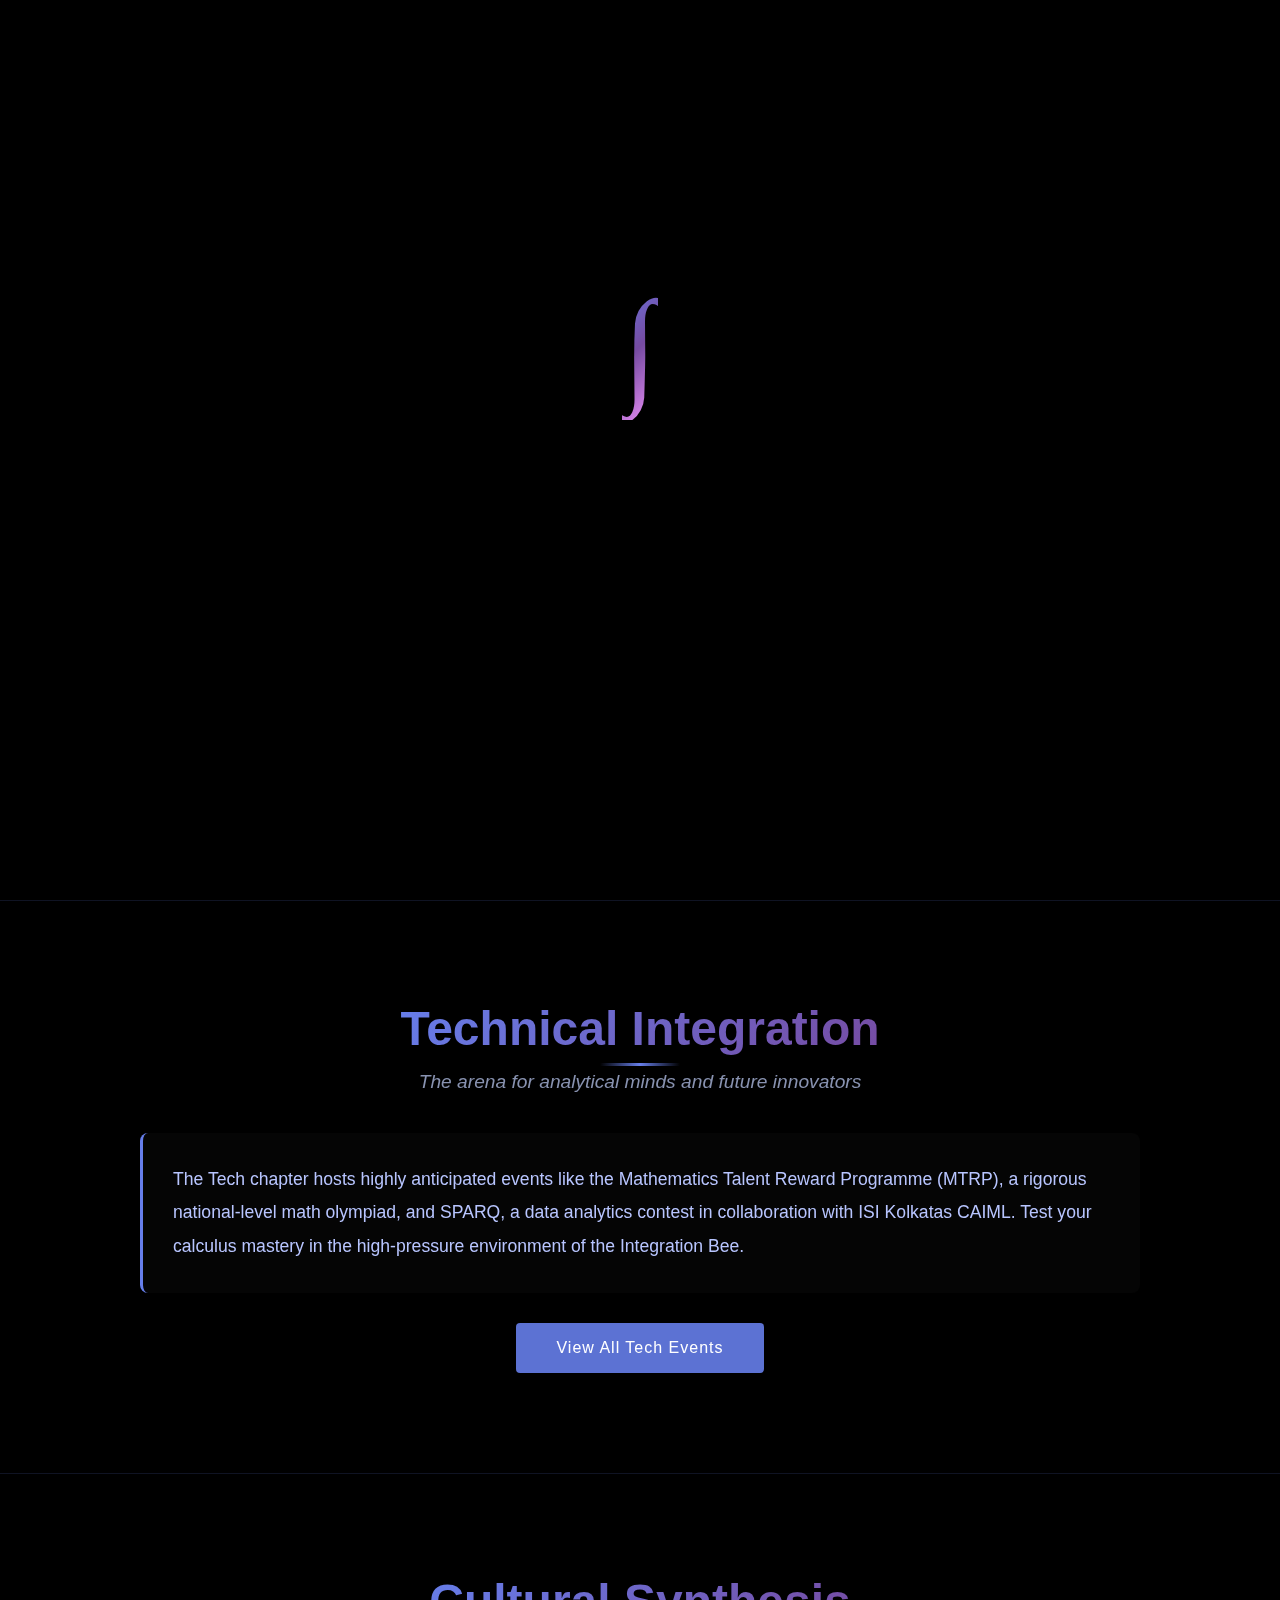
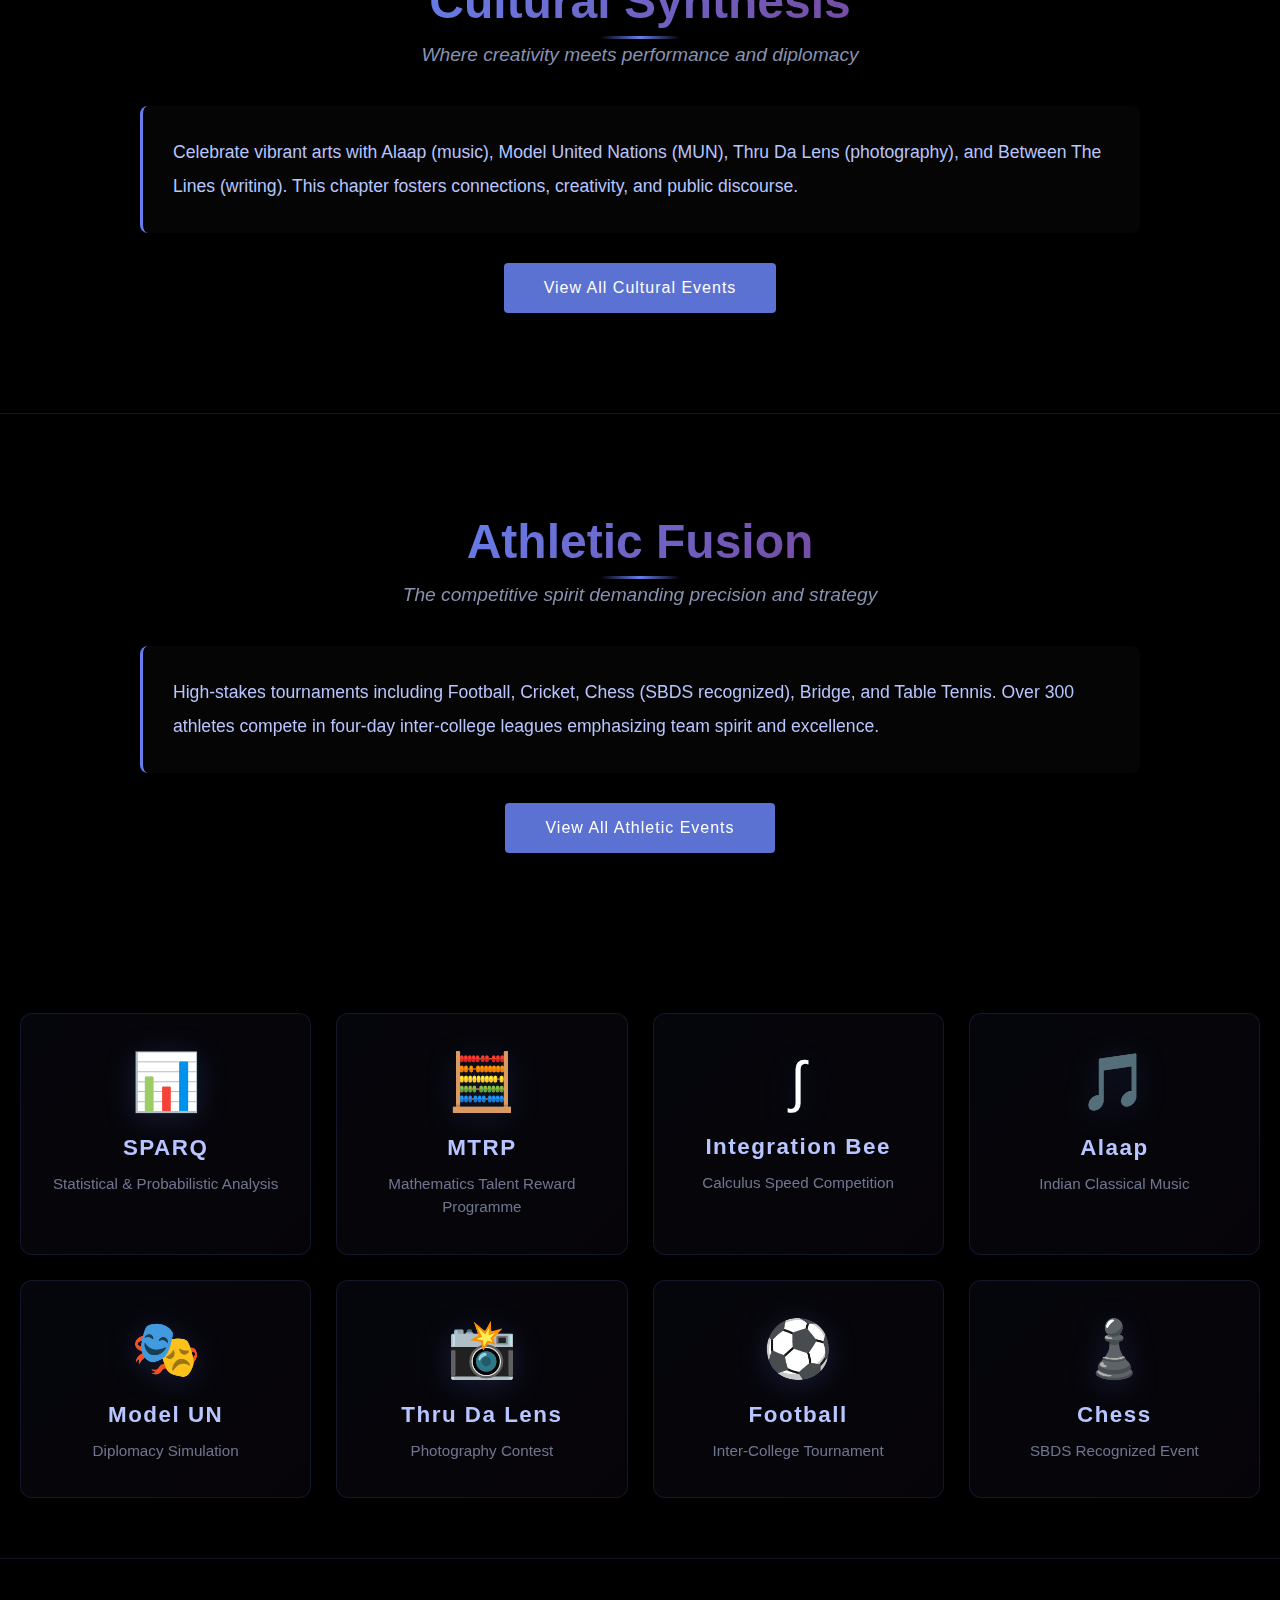
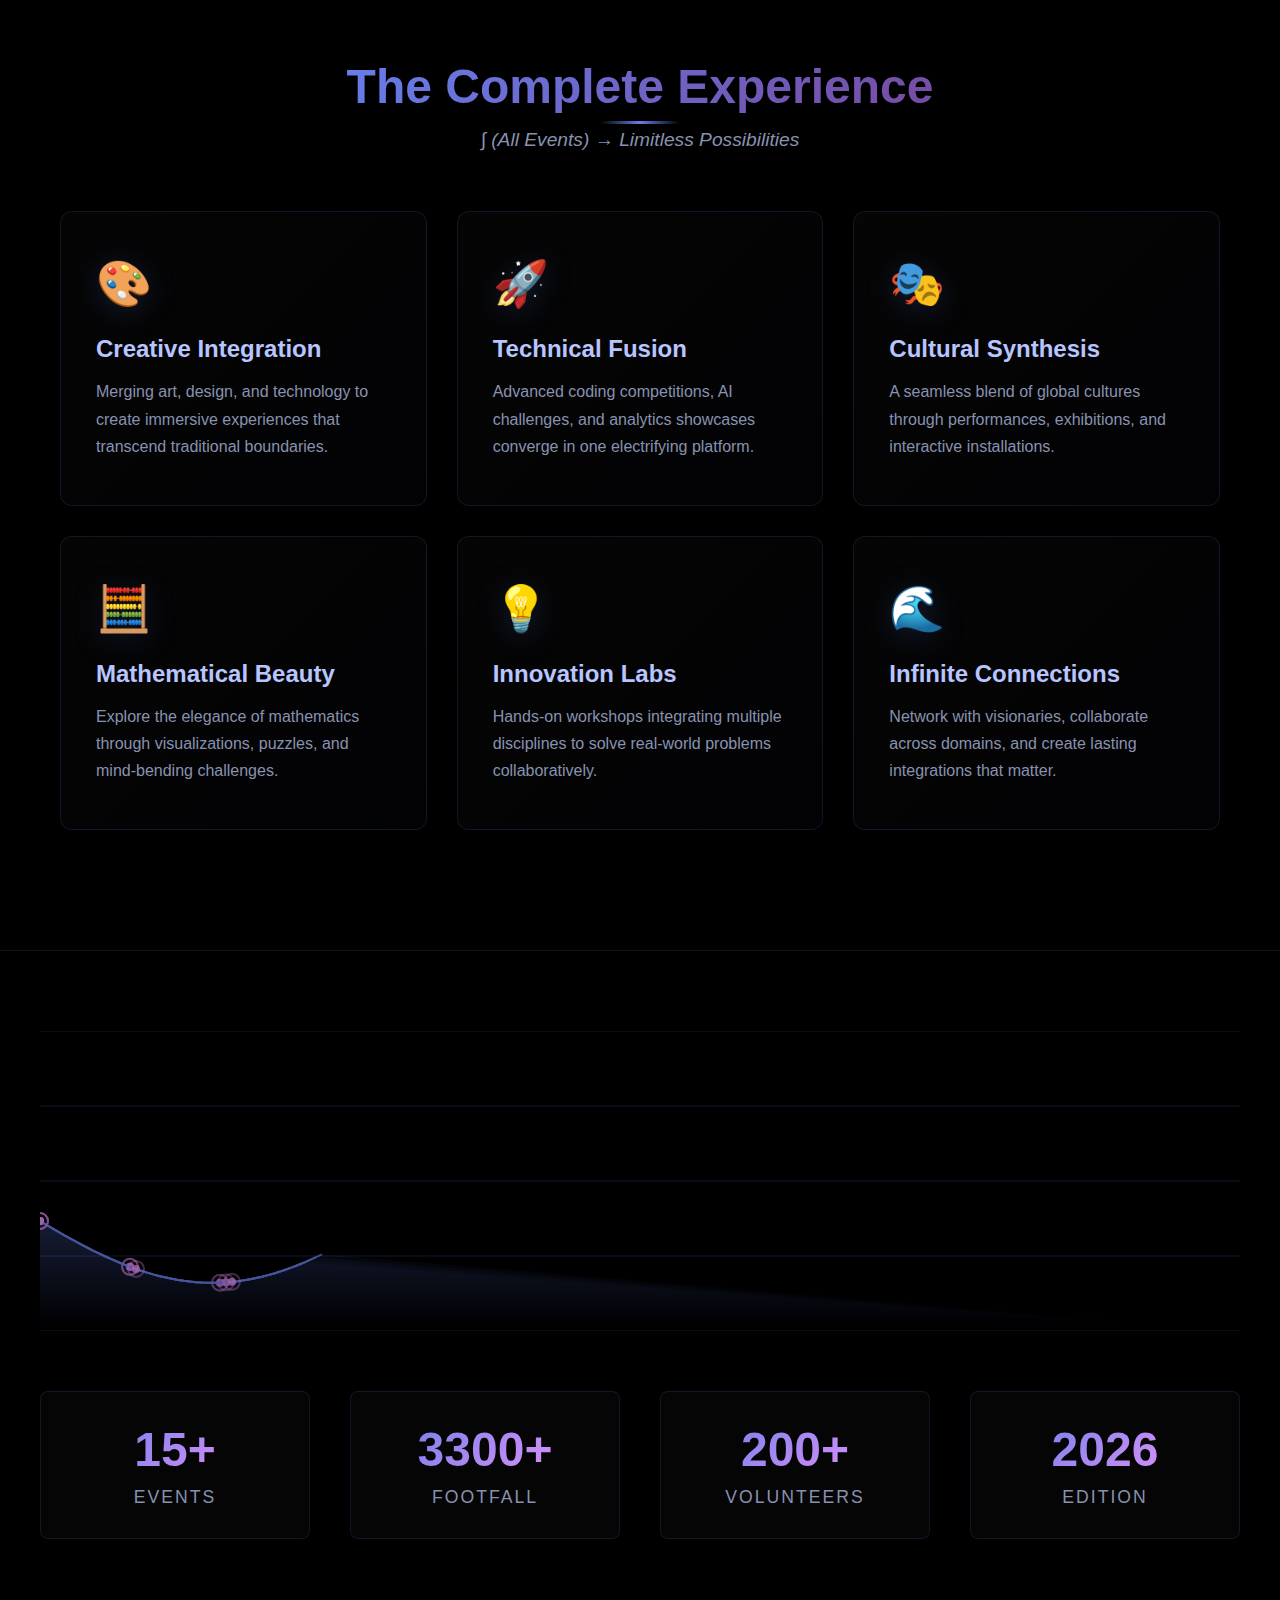
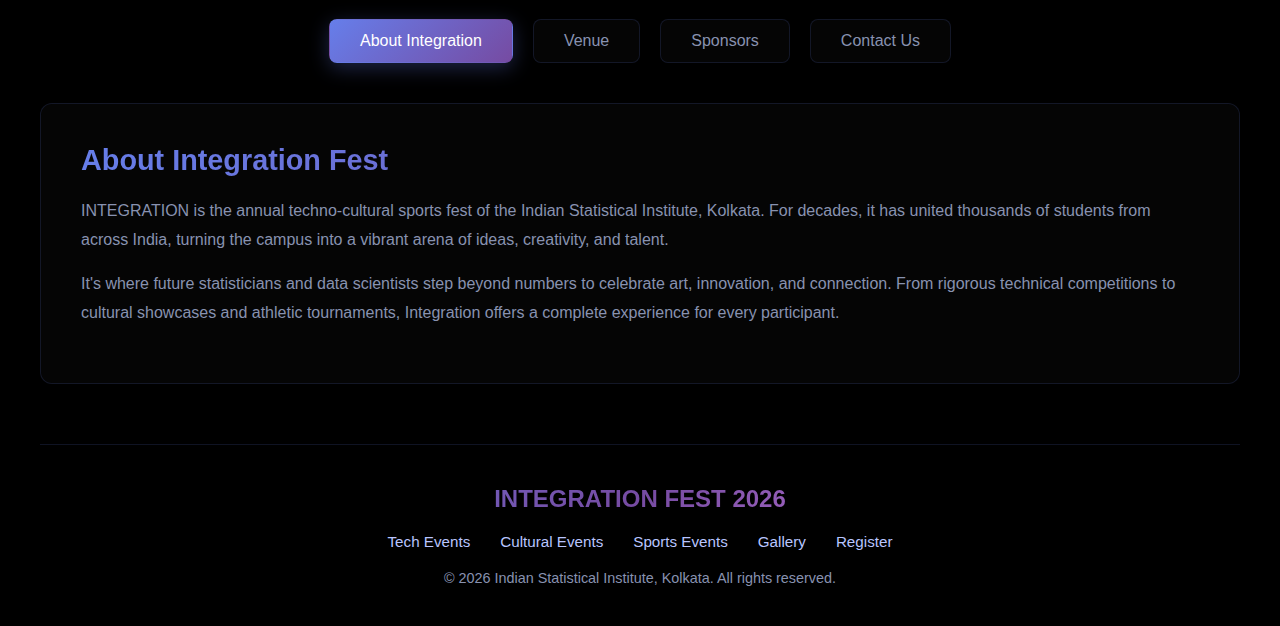
<file: index.html>
<!DOCTYPE html>
<html lang="en">
<head>
    <meta charset="UTF-8">
    <meta name="viewport" content="width=device-width, initial-scale=1.0">
    <title>Integration Fest 2026 - Indian Statistical Institute, Kolkata</title>
    <style>
        :root {
            --color-bg-darkest: #0a0a0a;
            --color-bg-black: #000;
            --color-fg-light: #fff;
            --color-text-secondary: #8892b0;
            --color-text-tertiary: #b8c5ff;
            --color-primary-blue: #667eea;
            --color-primary-purple: #764ba2;
            --color-secondary-pink: #f093fb;
            --color-alpha-80: rgba(102, 126, 234, 0.8);
            --color-alpha-60: rgba(102, 126, 234, 0.6);
            --color-alpha-50: rgba(102, 126, 234, 0.5);
            --color-alpha-40: rgba(102, 126, 234, 0.4);
            --color-alpha-30: rgba(102, 126, 234, 0.3);
            --color-alpha-20: rgba(102, 126, 234, 0.2);
            --color-alpha-15: rgba(102, 126, 234, 0.15);
        }

        * {
            margin: 0;
            padding: 0;
            box-sizing: border-box;
        }

        body {
            font-family: 'Segoe UI', Tahoma, Geneva, Verdana, sans-serif;
            overflow-x: hidden;
            background: var(--color-bg-black);
            color: var(--color-fg-light);
            cursor: none;
        }

        /* Loading Screen */
        .loading-screen {
            position: fixed;
            top: 0;
            left: 0;
            width: 100%;
            height: 100%;
            background: var(--color-bg-black);
            z-index: 9999;
            display: flex;
            flex-direction: column;
            align-items: center;
            justify-content: center;
            transition: opacity 1s ease-out;
        }

        .loading-screen.hidden {
            opacity: 0;
            pointer-events: none;
        }

        .integration-equation {
            font-size: 3rem;
            font-family: 'Times New Roman', serif;
            font-style: italic;
            color: var(--color-primary-blue);
            margin-bottom: 30px;
            opacity: 0;
            animation: fadeInEquation 2s ease-out forwards;
        }

        @keyframes fadeInEquation {
            to { opacity: 1; }
        }

        .integration-symbol-load {
            font-size: 8rem;
            font-family: 'Times New Roman', serif;
            background: linear-gradient(135deg, var(--color-primary-blue) 0%, var(--color-primary-purple) 50%, var(--color-secondary-pink) 100%);
            -webkit-background-clip: text;
            -webkit-text-fill-color: transparent;
            background-clip: text;
            animation: symbolGlow 2s ease-in-out infinite;
        }

        @keyframes symbolGlow {
            0%, 100% { filter: drop-shadow(0 0 20px rgba(102, 126, 234, 0.5)); }
            50% { filter: drop-shadow(0 0 40px rgba(102, 126, 234, 1)); }
        }

        .loading-terms {
            font-size: 1.5rem;
            color: var(--color-text-secondary);
            margin-top: 20px;
            text-align: center;
        }

        .loading-terms span {
            display: inline-block;
            opacity: 0;
            animation: termAppear 0.5s ease-out forwards;
        }

        @keyframes termAppear {
            to { opacity: 1; transform: translateY(0); }
            from { opacity: 0; transform: translateY(20px); }
        }

        .result-text {
            font-size: 2.5rem;
            font-weight: 900;
            margin-top: 30px;
            background: linear-gradient(135deg, var(--color-primary-blue) 0%, var(--color-secondary-pink) 100%);
            -webkit-background-clip: text;
            -webkit-text-fill-color: transparent;
            background-clip: text;
            opacity: 0;
            letter-spacing: 3px;
        }

        .result-text.show {
            animation: resultAppear 1s ease-out 0.5s forwards;
        }

        @keyframes resultAppear {
            to { opacity: 1; transform: scale(1); }
            from { opacity: 0; transform: scale(0.8); }
        }

        /* Celebration Effects */
        .celebration-container {
            position: fixed;
            top: 0;
            left: 0;
            width: 100%;
            height: 100%;
            pointer-events: none;
            z-index: 10000;
            overflow: hidden;
        }

        .particle-burst {
            position: absolute;
            width: 2px;
            height: 2px;
            border-radius: 50%;
            box-shadow: 0 0 10px currentColor;
        }

        @keyframes particleExpand {
            0% {
                transform: translate(0, 0) scale(1);
                opacity: 1;
            }
            100% {
                transform: translate(var(--tx), var(--ty)) scale(0);
                opacity: 0;
            }
        }

        .light-ray {
            position: absolute;
            width: 2px;
            height: 100px;
            background: linear-gradient(to bottom, rgba(102, 126, 234, 0.8), transparent);
            transform-origin: top center;
            animation: rayPulse 2s ease-out forwards;
        }

        @keyframes rayPulse {
            0% { opacity: 0; height: 0; }
            50% { opacity: 1; }
            100% { opacity: 0; height: 150px; }
        }

        .energy-wave {
            position: absolute;
            top: 50%;
            left: 50%;
            width: 50px;
            height: 50px;
            border: 2px solid rgba(102, 126, 234, 0.6);
            border-radius: 50%;
            transform: translate(-50%, -50%);
            animation: waveExpand 1.5s ease-out forwards;
        }

        @keyframes waveExpand {
            0% { width: 50px; height: 50px; opacity: 1; }
            100% { width: 800px; height: 800px; opacity: 0; }
        }

        .glow-orb {
            position: absolute;
            width: 30px;
            height: 30px;
            border-radius: 50%;
            background: radial-gradient(circle, rgba(102, 126, 234, 0.8) 0%, rgba(240, 147, 251, 0.4) 50%, transparent 100%);
            animation: orbFloat 3s ease-out forwards;
            filter: blur(1px);
        }

        @keyframes orbFloat {
            0% { transform: translate(0, 0) scale(0); opacity: 0; }
            30% { opacity: 1; }
            100% { transform: translate(var(--tx), var(--ty)) scale(1.5); opacity: 0; }
        }

        /* Custom Cursor */
        .custom-cursor {
            position: fixed;
            width: 20px;
            height: 20px;
            border: 2px solid var(--color-alpha-80);
            border-radius: 50%;
            pointer-events: none;
            z-index: 10001;
            transition: transform 0.2s ease, border-color 0.3s ease;
            mix-blend-mode: difference;
        }

        .custom-cursor-trail {
            position: fixed;
            width: 8px;
            height: 8px;
            background: var(--color-alpha-60);
            border-radius: 50%;
            pointer-events: none;
            z-index: 10000;
            transition: transform 0.15s ease;
        }

        .custom-cursor.hover {
            transform: scale(2);
            border-color: var(--color-secondary-pink);
            background: var(--color-alpha-20);
        }

        /* Navigation */
        .navbar {
            position: fixed;
            top: 0;
            width: 100%;
            background: rgba(10, 10, 10, 0.98);
            backdrop-filter: blur(20px);
            z-index: 1000;
            padding: 20px 40px;
            box-shadow: 0 2px 20px rgba(102, 126, 234, 0.1);
            border-bottom: 1px solid var(--color-alpha-15);
        }

        .nav-container {
            max-width: 1400px;
            margin: 0 auto;
            display: flex;
            justify-content: space-between;
            align-items: center;
        }

        .nav-logo {
            font-size: 1.5rem;
            font-weight: 700;
            background: linear-gradient(135deg, var(--color-primary-blue), var(--color-primary-purple), var(--color-secondary-pink));
            -webkit-background-clip: text;
            -webkit-text-fill-color: transparent;
            cursor: pointer;
            transition: transform 0.3s ease;
        }

        .nav-logo:hover {
            transform: scale(1.05);
        }

        .nav-toggle {
            display: none;
            flex-direction: column;
            gap: 6px;
            cursor: pointer;
            z-index: 1001;
        }

        .nav-toggle span {
            width: 25px;
            height: 3px;
            background: var(--color-primary-blue);
            transition: all 0.3s ease;
            border-radius: 2px;
        }

        .nav-toggle.active span:nth-child(1) {
            transform: rotate(45deg) translate(8px, 8px);
        }

        .nav-toggle.active span:nth-child(2) {
            opacity: 0;
        }

        .nav-toggle.active span:nth-child(3) {
            transform: rotate(-45deg) translate(8px, -8px);
        }

        .nav-menu {
            list-style: none;
            display: flex;
            gap: 35px;
            align-items: center;
        }

        .nav-item {
            position: relative;
        }

        .nav-link {
            text-decoration: none;
            color: var(--color-fg-light);
            font-weight: 500;
            padding: 8px 16px;
            transition: all 0.3s ease;
            border-radius: 6px;
            font-size: 0.95rem;
            position: relative;
        }

        .nav-link::after {
            content: '';
            position: absolute;
            bottom: 0;
            left: 50%;
            width: 0;
            height: 2px;
            background: var(--color-primary-blue);
            transition: all 0.3s ease;
            transform: translateX(-50%);
        }

        .nav-link:hover::after {
            width: 80%;
        }

        .nav-link:hover {
            color: var(--color-primary-blue);
            background: var(--color-alpha-10);
        }

        .dropdown-menu {
            position: absolute;
            top: calc(100% + 10px);
            left: 0;
            background: rgba(10, 10, 10, 0.98);
            border: 1px solid var(--color-alpha-20);
            border-radius: 12px;
            padding: 12px 0;
            min-width: 200px;
            backdrop-filter: blur(20px);
            box-shadow: 0 10px 40px var(--color-alpha-30);
            opacity: 0;
            visibility: hidden;
            transform: translateY(-10px);
            transition: all 0.3s ease;
        }

        .dropdown-menu li {
            list-style: none;
        }

        .dropdown:hover .dropdown-menu {
            opacity: 1;
            visibility: visible;
            transform: translateY(0);
        }

        .dropdown-link {
            display: block;
            padding: 12px 24px;
            text-decoration: none;
            color: var(--color-fg-light);
            font-weight: 500;
            transition: all 0.3s ease;
            font-size: 0.9rem;
        }

        .dropdown-link:hover {
            color: var(--color-primary-blue);
            background: var(--color-alpha-15);
            padding-left: 30px;
        }

        /* Canvas Backgrounds */
        #canvas3d, #chaosCanvas {
            position: fixed;
            top: 0;
            left: 0;
            width: 100%;
            height: 100%;
            z-index: 1;
            opacity: 0.6;
        }

        .equations-container {
            position: fixed;
            top: 0;
            left: 0;
            width: 100%;
            height: 100%;
            z-index: 2;
            pointer-events: none;
            overflow: hidden;
            opacity: 0.3;
        }

        .floating-equation {
            position: absolute;
            font-size: 1rem;
            font-family: 'Times New Roman', serif;
            font-style: italic;
            color: rgba(102, 126, 234, 0.5);
            animation: floatEquation 20s infinite ease-in-out;
            opacity: 0;
        }

        @keyframes floatEquation {
            0% { transform: translateY(100vh) rotate(0deg); opacity: 0; }
            10% { opacity: 0.5; }
            90% { opacity: 0.5; }
            100% { transform: translateY(-100px) rotate(360deg); opacity: 0; }
        }

        /* Hero Section */
        .hero {
            position: relative;
            min-height: 100vh;
            display: flex;
            flex-direction: column;
            justify-content: center;
            align-items: center;
            text-align: center;
            padding: 100px 20px 40px;
            z-index: 10;
        }

        .main-title {
            font-size: 5rem;
            font-weight: 900;
            background: linear-gradient(135deg, var(--color-primary-blue), var(--color-primary-purple), var(--color-secondary-pink));
            -webkit-background-clip: text;
            -webkit-text-fill-color: transparent;
            margin-bottom: 20px;
            letter-spacing: 5px;
        }

        .subtitle {
            font-size: 1.3rem;
            font-family: 'Times New Roman', serif;
            font-style: italic;
            color: rgba(136, 146, 176, 0.8);
            margin-bottom: 15px;
        }

        .tagline {
            font-size: 1.2rem;
            color: rgba(184, 197, 255, 0.7);
            margin-bottom: 40px;
            max-width: 800px;
            line-height: 1.6;
        }

        .cta-buttons {
            display: flex;
            gap: 20px;
            flex-wrap: wrap;
            justify-content: center;
        }

        .btn {
            padding: 16px 40px;
            font-size: 1rem;
            border-radius: 4px;
            cursor: pointer;
            font-weight: 500;
            transition: all 0.3s ease;
            text-decoration: none;
            letter-spacing: 1px;
            border: none;
        }

        .btn-primary {
            background: rgba(102, 126, 234, 0.9);
            color: white;
        }

        .btn-primary:hover {
            background: rgba(102, 126, 234, 1);
            transform: translateY(-2px);
            box-shadow: 0 10px 30px var(--color-alpha-30);
        }

        .btn-secondary {
            background: transparent;
            color: var(--color-primary-blue);
            border: 1px solid rgba(102, 126, 234, 0.5);
        }

        .btn-secondary:hover {
            background: var(--color-alpha-10);
            border-color: var(--color-primary-blue);
            transform: translateY(-2px);
        }

        /* Section Styles */
        .page-section {
            position: relative;
            padding: 100px 20px;
            border-top: 1px solid var(--color-alpha-15);
            background: linear-gradient(180deg, var(--color-bg-darkest) 0%, rgba(10, 10, 10, 0.95) 100%);
            z-index: 10;
        }

        .page-section:nth-child(even) {
            background: linear-gradient(180deg, var(--color-bg-black) 0%, rgba(0, 0, 0, 0.95) 100%);
        }

        .section-content {
            max-width: 1000px;
            margin: 0 auto;
            text-align: center;
        }

        .section-title {
            font-size: 3rem;
            font-weight: 800;
            background: linear-gradient(135deg, var(--color-primary-blue), var(--color-primary-purple));
            -webkit-background-clip: text;
            -webkit-text-fill-color: transparent;
            margin-bottom: 15px;
            position: relative;
            display: inline-block;
        }

        .section-title::after {
            content: '';
            position: absolute;
            bottom: -10px;
            left: 50%;
            transform: translateX(-50%);
            width: 80px;
            height: 3px;
            background: linear-gradient(90deg, transparent, var(--color-primary-blue), transparent);
        }

        .section-subtitle {
            font-size: 1.2rem;
            color: var(--color-text-secondary);
            margin-bottom: 40px;
            font-style: italic;
        }

        .section-text {
            font-size: 1.1rem;
            line-height: 1.9;
            color: var(--color-text-tertiary);
            text-align: left;
            padding: 30px;
            background: rgba(255, 255, 255, 0.02);
            border-left: 3px solid var(--color-primary-blue);
            border-radius: 8px;
            margin: 0 auto 30px;
        }

        /* Events Container */
        .events-container {
            position: relative;
            display: grid;
            grid-template-columns: repeat(auto-fit, minmax(280px, 1fr));
            gap: 25px;
            max-width: 1400px;
            margin: 60px auto;
            padding: 0 20px;
            z-index: 10;
        }

        .event-card {
            background: linear-gradient(135deg, rgba(102, 126, 234, 0.05), rgba(118, 75, 162, 0.05));
            border: 1px solid var(--color-alpha-15);
            border-radius: 12px;
            padding: 35px 25px;
            text-align: center;
            transition: all 0.4s cubic-bezier(0.175, 0.885, 0.32, 1.275);
            cursor: pointer;
            backdrop-filter: blur(10px);
            position: relative;
            overflow: hidden;
        }

        .event-card::before {
            content: '';
            position: absolute;
            top: 0;
            left: -100%;
            width: 100%;
            height: 100%;
            background: linear-gradient(90deg, transparent, rgba(102, 126, 234, 0.1), transparent);
            transition: left 0.5s ease;
        }

        .event-card:hover::before {
            left: 100%;
        }

        .event-card:hover {
            transform: translateY(-8px) scale(1.02);
            background: linear-gradient(135deg, rgba(102, 126, 234, 0.1), rgba(118, 75, 162, 0.1));
            border-color: var(--color-alpha-40);
            box-shadow: 0 15px 50px var(--color-alpha-30);
        }

        .event-icon {
            font-size: 3.5rem;
            margin-bottom: 20px;
            display: block;
            transition: all 0.4s ease;
            filter: drop-shadow(0 5px 15px var(--color-alpha-20));
        }

        .event-card:hover .event-icon {
            transform: scale(1.15) rotateY(180deg);
            filter: drop-shadow(0 10px 25px var(--color-alpha-50));
        }

        .event-title {
            font-size: 1.4rem;
            font-weight: 700;
            color: var(--color-text-tertiary);
            margin-bottom: 12px;
            letter-spacing: 1.5px;
            transition: all 0.3s ease;
        }

        .event-card:hover .event-title {
            color: var(--color-fg-light);
            letter-spacing: 2px;
        }

        .event-desc {
            font-size: 0.95rem;
            color: var(--color-text-secondary);
            line-height: 1.5;
            opacity: 0.8;
            transition: opacity 0.3s ease;
        }

        .event-card:hover .event-desc {
            opacity: 1;
        }

        /* Features Grid */
        .features-grid {
            display: grid;
            grid-template-columns: repeat(auto-fit, minmax(320px, 1fr));
            gap: 30px;
            max-width: 1200px;
            margin: 0 auto;
            padding: 20px;
        }

        .feature-card {
            background: linear-gradient(135deg, rgba(255, 255, 255, 0.02), rgba(102, 126, 234, 0.02));
            border: 1px solid var(--color-alpha-15);
            border-radius: 12px;
            padding: 45px 35px;
            transition: all 0.4s cubic-bezier(0.175, 0.885, 0.32, 1.275);
            cursor: pointer;
            position: relative;
            overflow: hidden;
        }

        .feature-card::after {
            content: '';
            position: absolute;
            top: 50%;
            left: 50%;
            width: 0;
            height: 0;
            background: radial-gradient(circle, var(--color-alpha-10), transparent);
            border-radius: 50%;
            transform: translate(-50%, -50%);
            transition: all 0.5s ease;
        }

        .feature-card:hover::after {
            width: 500px;
            height: 500px;
        }

        .feature-card:hover {
            transform: translateY(-10px) scale(1.02);
            background: linear-gradient(135deg, rgba(255, 255, 255, 0.04), rgba(102, 126, 234, 0.04));
            border-color: var(--color-alpha-30);
            box-shadow: 0 15px 50px var(--color-alpha-25);
        }

        .feature-icon {
            font-size: 2.8rem;
            margin-bottom: 25px;
            transition: all 0.4s ease;
            display: inline-block;
            filter: drop-shadow(0 5px 15px var(--color-alpha-20));
        }

        .feature-card:hover .feature-icon {
            transform: scale(1.2) rotateZ(5deg);
            filter: drop-shadow(0 10px 25px var(--color-alpha-40));
        }

        .feature-title {
            font-size: 1.5rem;
            color: var(--color-text-tertiary);
            margin-bottom: 15px;
            font-weight: 600;
            transition: color 0.3s ease;
        }

        .feature-card:hover .feature-title {
            color: var(--color-fg-light);
        }

        .feature-desc {
            color: var(--color-text-secondary);
            line-height: 1.7;
            font-size: 1rem;
        }

        /* Footer with Graph Animation */
        .footer-section {
            position: relative;
            padding: 80px 20px 40px;
            background: var(--color-bg-black);
            border-top: 1px solid var(--color-alpha-15);
            z-index: 10;
            overflow: hidden;
        }

        .graph-container {
            position: relative;
            width: 100%;
            max-width: 1200px;
            height: 300px;
            margin: 0 auto 60px;
        }

        #graphCanvas {
            width: 100%;
            height: 100%;
            opacity: 0.7;
        }

        .stats-grid {
            display: grid;
            grid-template-columns: repeat(auto-fit, minmax(200px, 1fr));
            gap: 40px;
            max-width: 1200px;
            margin: 0 auto 80px;
            text-align: center;
        }

        .stat-item {
            padding: 30px 20px;
            background: rgba(255, 255, 255, 0.02);
            border: 1px solid var(--color-alpha-15);
            border-radius: 8px;
            transition: all 0.3s ease;
        }

        .stat-item:hover {
            background: rgba(255, 255, 255, 0.04);
            border-color: var(--color-alpha-30);
            transform: translateY(-5px);
        }

        .stat-number {
            font-size: 3rem;
            font-weight: 900;
            background: linear-gradient(135deg, var(--color-primary-blue), var(--color-secondary-pink));
            -webkit-background-clip: text;
            -webkit-text-fill-color: transparent;
            margin-bottom: 10px;
        }

        .stat-label {
            font-size: 1.1rem;
            color: var(--color-text-secondary);
            text-transform: uppercase;
            letter-spacing: 2px;
        }

        .footer-tabs {
            max-width: 1200px;
            margin: 0 auto 60px;
        }

        .tab-buttons {
            display: flex;
            justify-content: center;
            gap: 20px;
            margin-bottom: 40px;
            flex-wrap: wrap;
        }

        .tab-button {
            padding: 12px 30px;
            background: rgba(255, 255, 255, 0.02);
            border: 1px solid var(--color-alpha-15);
            border-radius: 8px;
            color: var(--color-text-secondary);
            cursor: pointer;
            transition: all 0.3s ease;
            font-weight: 500;
            font-size: 1rem;
        }

        .tab-button.active {
            background: linear-gradient(135deg, var(--color-primary-blue), var(--color-primary-purple));
            color: white;
            border-color: transparent;
            box-shadow: 0 5px 20px var(--color-alpha-30);
        }

        .tab-button:hover:not(.active) {
            background: rgba(255, 255, 255, 0.04);
            border-color: var(--color-alpha-30);
        }

        .tab-content {
            display: none;
            padding: 40px;
            background: rgba(255, 255, 255, 0.02);
            border: 1px solid var(--color-alpha-15);
            border-radius: 12px;
            animation: fadeIn 0.5s ease;
        }

        .tab-content.active {
            display: block;
        }

        @keyframes fadeIn {
            from { opacity: 0; transform: translateY(10px); }
            to { opacity: 1; transform: translateY(0); }
        }

        .tab-content h3 {
            font-size: 1.8rem;
            color: var(--color-text-tertiary);
            margin-bottom: 20px;
            background: linear-gradient(135deg, var(--color-primary-blue), var(--color-primary-purple));
            -webkit-background-clip: text;
            -webkit-text-fill-color: transparent;
        }

        .tab-content p {
            color: var(--color-text-secondary);
            line-height: 1.8;
            margin-bottom: 15px;
        }

        .contact-info {
            display: grid;
            grid-template-columns: repeat(auto-fit, minmax(250px, 1fr));
            gap: 30px;
            margin-top: 30px;
        }

        .contact-card {
            padding: 25px;
            background: rgba(102, 126, 234, 0.05);
            border-left: 3px solid var(--color-primary-blue);
            border-radius: 8px;
        }

        .contact-card h4 {
            color: var(--color-primary-blue);
            margin-bottom: 10px;
            font-size: 1.1rem;
        }

        .contact-card p {
            margin-bottom: 5px;
            font-size: 0.95rem;
        }

        .footer-bottom {
            max-width: 1200px;
            margin: 0 auto;
            padding-top: 40px;
            border-top: 1px solid var(--color-alpha-15);
            text-align: center;
        }

        .footer-logo {
            font-size: 1.5rem;
            font-weight: 700;
            background: linear-gradient(135deg, var(--color-primary-blue), var(--color-primary-purple), var(--color-secondary-pink));
            -webkit-background-clip: text;
            -webkit-text-fill-color: transparent;
            margin-bottom: 15px;
        }

        .footer-links {
            display: flex;
            justify-content: center;
            gap: 30px;
            margin: 20px 0;
            flex-wrap: wrap;
        }

        .footer-link {
            color: var(--color-text-tertiary);
            text-decoration: none;
            transition: all 0.3s ease;
            font-size: 0.95rem;
        }

        .footer-link:hover {
            color: var(--color-primary-blue);
        }

        .copyright {
            color: var(--color-text-secondary);
            font-size: 0.9rem;
            margin-top: 20px;
        }

        @media (max-width: 768px) {
            .navbar {
                padding: 15px 20px;
            }

            .nav-toggle {
                display: flex;
            }

            .nav-menu {
                position: fixed;
                top: 70px;
                right: -100%;
                width: 280px;
                height: calc(100vh - 70px);
                flex-direction: column;
                background: rgba(10, 10, 10, 0.98);
                backdrop-filter: blur(20px);
                padding: 30px 20px;
                gap: 0;
                border-left: 1px solid var(--color-alpha-20);
                transition: right 0.4s cubic-bezier(0.175, 0.885, 0.32, 1.275);
                box-shadow: -5px 0 20px rgba(0, 0, 0, 0.5);
                overflow-y: auto;
            }

            .nav-menu.active {
                right: 0;
            }

            .nav-item {
                width: 100%;
                border-bottom: 1px solid var(--color-alpha-10);
                padding: 15px 0;
            }

            .nav-link {
                display: block;
                width: 100%;
                padding: 12px 15px;
                font-size: 1.1rem;
            }

            .dropdown-menu {
                position: static;
                opacity: 1;
                visibility: visible;
                transform: none;
                background: rgba(102, 126, 234, 0.05);
                margin-top: 10px;
                border: none;
                border-left: 2px solid var(--color-primary-blue);
            }

            .dropdown-link {
                padding: 12px 20px;
                font-size: 1rem;
            }

            .main-title {
                font-size: 2.5rem;
                letter-spacing: 2px;
            }

            .subtitle {
                font-size: 1.1rem;
            }

            .tagline {
                font-size: 1rem;
                padding: 0 10px;
            }

            .hero {
                padding: 120px 20px 40px;
            }

            .section-title {
                font-size: 2rem;
            }

            .section-subtitle {
                font-size: 1rem;
            }

            .section-text {
                font-size: 1rem;
                padding: 20px;
            }

            .page-section {
                padding: 60px 15px;
            }

            .events-container {
                grid-template-columns: 1fr;
                gap: 20px;
                padding: 0 15px;
            }

            .event-card {
                padding: 30px 20px;
            }

            .features-grid {
                grid-template-columns: 1fr;
                gap: 20px;
                padding: 0 15px;
            }

            .feature-card {
                padding: 30px 25px;
            }

            .cta-buttons {
                flex-direction: column;
                width: 100%;
                padding: 0 20px;
            }

            .btn {
                width: 100%;
                padding: 15px 30px;
            }

            .stats-grid {
                grid-template-columns: 1fr 1fr;
                gap: 20px;
            }

            .stat-number {
                font-size: 2rem;
            }

            .footer-links {
                flex-direction: column;
                gap: 15px;
            }

            .graph-container {
                height: 200px;
            }

            .tab-buttons {
                flex-direction: column;
                gap: 10px;
            }

            .tab-button {
                width: 100%;
            }

            .tab-content {
                padding: 25px;
            }

            .contact-info {
                grid-template-columns: 1fr;
            }
        }

        @media (max-width: 480px) {
            .nav-logo {
                font-size: 1.2rem;
            }

            .main-title {
                font-size: 2rem;
            }

            .integration-symbol-load {
                font-size: 5rem;
            }

            .integration-equation {
                font-size: 1.5rem;
            }

            .result-text {
                font-size: 1.5rem;
            }

            .event-icon {
                font-size: 2.5rem;
            }

            .feature-icon {
                font-size: 2rem;
            }

            .stats-grid {
                grid-template-columns: 1fr;
            }
        }
    </style>
</head>
<body>
    <!-- Loading Screen -->
    <div class="loading-screen" id="loadingScreen">
        <div class="integration-symbol-load">∫</div>
        <div class="integration-equation">
            <span style="color: #667eea;">(</span>
            <span style="color: #764ba2;">Innovation</span>
            <span style="color: #667eea;"> + </span>
            <span style="color: #f093fb;">Creativity</span>
            <span style="color: #667eea;"> + </span>
            <span style="color: #4facfe;">Technology</span>
            <span style="color: #667eea;">)</span>
            <span style="color: #8892b0;"> dx</span>
        </div>
        <div class="loading-terms">
            <span style="animation-delay: 0.2s;">Integrating</span>
            <span style="animation-delay: 0.4s;">all</span>
            <span style="animation-delay: 0.6s;">possibilities</span>
            <span style="animation-delay: 0.8s;">...</span>
        </div>
        <div class="result-text" id="resultText">= INTEGRATION FEST 2026</div>
    </div>

    <!-- Celebration Container -->
    <div class="celebration-container" id="celebrationContainer"></div>

    <!-- Chaos Theory Canvas -->
    <canvas id="chaosCanvas"></canvas>

    <!-- 3D Canvas Background -->
    <canvas id="canvas3d"></canvas>

    <!-- Floating Equations -->
    <div class="equations-container" id="equations"></div>

    <!-- Navigation Bar -->
    <nav class="navbar">
        <div class="nav-container">
            <div class="nav-logo">Integration Fest</div>
            <div class="nav-toggle" id="navToggle">
                <span></span>
                <span></span>
                <span></span>
            </div>
            <ul class="nav-menu" id="navMenu">
                <li class="nav-item"><a href="#" class="nav-link">Home</a></li>
                <li class="nav-item dropdown">
                    <a href="#tech" class="nav-link">Tech ▾</a>
                    <ul class="dropdown-menu">
                        <li><a href="#sparq" class="dropdown-link">SPARQ</a></li>
                        <li><a href="#mtrp" class="dropdown-link">MTRP</a></li>
                        <li><a href="#integration-bee" class="dropdown-link">Integration Bee</a></li>
                    </ul>
                </li>
                <li class="nav-item"><a href="#cultural" class="nav-link">Cultural</a></li>
                <li class="nav-item"><a href="#sports" class="nav-link">Sports</a></li>
                <li class="nav-item"><a href="#gallery" class="nav-link">Gallery</a></li>
            </ul>
        </div>
    </nav>

    <!-- Hero Section -->
    <section class="hero">
        <h1 class="main-title">INTEGRATION FEST 2026</h1>
        <p class="subtitle">∫(Innovation + Creativity + Technology) dx</p>
        <p class="tagline">The annual techno-cultural sports fest of Indian Statistical Institute, Kolkata. Join thousands of students from across India for decades of excellence in ideas, creativity, and talent.</p>
        <div class="cta-buttons">
            <a href="#events" class="btn btn-primary">Explore Events</a>
            <a href="#register" class="btn btn-secondary">Register Now</a>
        </div>
    </section>

    <!-- Tech Overview Section -->
    <section id="tech" class="page-section">
        <div class="section-content">
            <h2 class="section-title">Technical Integration</h2>
            <p class="section-subtitle">The arena for analytical minds and future innovators</p>
            <p class="section-text">
                The Tech chapter hosts highly anticipated events like the Mathematics Talent Reward Programme (MTRP), a rigorous national-level math olympiad, and SPARQ, a data analytics contest in collaboration with ISI Kolkatas CAIML. Test your calculus mastery in the high-pressure environment of the Integration Bee.
            </p>
            <div class="cta-buttons" style="margin-top: 30px;">
                <a href="#tech-events" class="btn btn-primary">View All Tech Events</a>
            </div>
        </div>
    </section>

    <!-- Cultural Overview Section -->
    <section id="cultural" class="page-section" style="background: var(--color-bg-black);">
        <div class="section-content">
            <h2 class="section-title">Cultural Synthesis</h2>
            <p class="section-subtitle">Where creativity meets performance and diplomacy</p>
            <p class="section-text">
                Celebrate vibrant arts with Alaap (music), Model United Nations (MUN), Thru Da Lens (photography), and Between The Lines (writing). This chapter fosters connections, creativity, and public discourse.
            </p>
            <div class="cta-buttons" style="margin-top: 30px;">
                <a href="#cultural-events" class="btn btn-primary">View All Cultural Events</a>
            </div>
        </div>
    </section>

    <!-- Sports Overview Section -->
    <section id="sports" class="page-section">
        <div class="section-content">
            <h2 class="section-title">Athletic Fusion</h2>
            <p class="section-subtitle">The competitive spirit demanding precision and strategy</p>
            <p class="section-text">
                High-stakes tournaments including Football, Cricket, Chess (SBDS recognized), Bridge, and Table Tennis. Over 300 athletes compete in four-day inter-college leagues emphasizing team spirit and excellence.
            </p>
            <div class="cta-buttons" style="margin-top: 30px;">
                <a href="#sports-events" class="btn btn-primary">View All Athletic Events</a>
            </div>
        </div>
    </section>

    <!-- Event Cards -->
    <div class="events-container" id="events">
        <div class="event-card">
            <span class="event-icon">📊</span>
            <h3 class="event-title">SPARQ</h3>
            <p class="event-desc">Statistical & Probabilistic Analysis</p>
        </div>
        <div class="event-card">
            <span class="event-icon">🧮</span>
            <h3 class="event-title">MTRP</h3>
            <p class="event-desc">Mathematics Talent Reward Programme</p>
        </div>
        <div class="event-card">
            <span class="event-icon">∫</span>
            <h3 class="event-title">Integration Bee</h3>
            <p class="event-desc">Calculus Speed Competition</p>
        </div>
        <div class="event-card">
            <span class="event-icon">🎵</span>
            <h3 class="event-title">Alaap</h3>
            <p class="event-desc">Indian Classical Music</p>
        </div>
        <div class="event-card">
            <span class="event-icon">🎭</span>
            <h3 class="event-title">Model UN</h3>
            <p class="event-desc">Diplomacy Simulation</p>
        </div>
        <div class="event-card">
            <span class="event-icon">📸</span>
            <h3 class="event-title">Thru Da Lens</h3>
            <p class="event-desc">Photography Contest</p>
        </div>
        <div class="event-card">
            <span class="event-icon">⚽</span>
            <h3 class="event-title">Football</h3>
            <p class="event-desc">Inter-College Tournament</p>
        </div>
        <div class="event-card">
            <span class="event-icon">♟️</span>
            <h3 class="event-title">Chess</h3>
            <p class="event-desc">SBDS Recognized Event</p>
        </div>
    </div>

    <!-- Features Section -->
    <section class="page-section" style="background: var(--color-bg-black);">
        <div class="section-content">
            <h2 class="section-title">The Complete Experience</h2>
            <p class="section-subtitle">∫ (All Events) → Limitless Possibilities</p>
        </div>
        <div class="features-grid">
            <div class="feature-card">
                <div class="feature-icon">🎨</div>
                <h3 class="feature-title">Creative Integration</h3>
                <p class="feature-desc">Merging art, design, and technology to create immersive experiences that transcend traditional boundaries.</p>
            </div>
            <div class="feature-card">
                <div class="feature-icon">🚀</div>
                <h3 class="feature-title">Technical Fusion</h3>
                <p class="feature-desc">Advanced coding competitions, AI challenges, and analytics showcases converge in one electrifying platform.</p>
            </div>
            <div class="feature-card">
                <div class="feature-icon">🎭</div>
                <h3 class="feature-title">Cultural Synthesis</h3>
                <p class="feature-desc">A seamless blend of global cultures through performances, exhibitions, and interactive installations.</p>
            </div>
            <div class="feature-card">
                <div class="feature-icon">🧮</div>
                <h3 class="feature-title">Mathematical Beauty</h3>
                <p class="feature-desc">Explore the elegance of mathematics through visualizations, puzzles, and mind-bending challenges.</p>
            </div>
            <div class="feature-card">
                <div class="feature-icon">💡</div>
                <h3 class="feature-title">Innovation Labs</h3>
                <p class="feature-desc">Hands-on workshops integrating multiple disciplines to solve real-world problems collaboratively.</p>
            </div>
            <div class="feature-card">
                <div class="feature-icon">🌊</div>
                <h3 class="feature-title">Infinite Connections</h3>
                <p class="feature-desc">Network with visionaries, collaborate across domains, and create lasting integrations that matter.</p>
            </div>
        </div>
    </section>

    <!-- Footer Section with Graph -->
    <section class="footer-section">
        <div class="graph-container">
            <canvas id="graphCanvas"></canvas>
        </div>

        <div class="stats-grid">
            <div class="stat-item">
                <div class="stat-number">15+</div>
                <div class="stat-label">Events</div>
            </div>
            <div class="stat-item">
                <div class="stat-number">3300+</div>
                <div class="stat-label">Footfall</div>
            </div>
            <div class="stat-item">
                <div class="stat-number">200+</div>
                <div class="stat-label">Volunteers</div>
            </div>
            <div class="stat-item">
                <div class="stat-number">2026</div>
                <div class="stat-label">Edition</div>
            </div>
        </div>

        <!-- Tabbed Content -->
        <div class="footer-tabs">
            <div class="tab-buttons">
                <button class="tab-button active" data-tab="about">About Integration</button>
                <button class="tab-button" data-tab="venue">Venue</button>
                <button class="tab-button" data-tab="sponsors">Sponsors</button>
                <button class="tab-button" data-tab="contact">Contact Us</button>
            </div>

            <div class="tab-content active" id="about">
                <h3>About Integration Fest</h3>
                <p>
                    INTEGRATION is the annual techno-cultural sports fest of the Indian Statistical Institute, Kolkata. 
                    For decades, it has united thousands of students from across India, turning the campus into a vibrant 
                    arena of ideas, creativity, and talent.
                </p>
                <p>
                    It's where future statisticians and data scientists step beyond numbers to celebrate art, innovation, 
                    and connection. From rigorous technical competitions to cultural showcases and athletic tournaments, 
                    Integration offers a complete experience for every participant.
                </p>
            </div>

            <div class="tab-content" id="venue">
                <h3>Indian Statistical Institute, Kolkata</h3>
                <p>
                    The Indian Statistical Institute, Kolkata, a premier institute of national importance founded by 
                    Prof. P. C. Mahalanobis, stands at the forefront of research and education in statistics, mathematics, 
                    computer science, and data-driven disciplines.
                </p>
                <p>
                    <strong>Address:</strong><br>
                    203 Barrackpore Trunk Road<br>
                    Kolkata, West Bengal 700108<br>
                    India
                </p>
            </div>

            <div class="tab-content" id="sponsors">
                <h3>Our Sponsors</h3>
                <p>
                    <!-- Enter stuff -->
                </p>
                <p>
                    <!-- enter stuff -->
                </p>
            </div>

            <div class="tab-content" id="contact">
                <h3>Get in Touch</h3>
                <p>For sponsorship opportunities, event inquiries, or general questions, reach out to our team:</p>
                
                <div class="contact-info">
                    <div class="contact-card">
                        <h4>Sponsorship</h4>
                        <p><strong>Email:</strong> sponsorship@integrationfest.in</p>
                    </div>
                    <div class="contact-card">
                        <h4>Arnab Palit</h4>
                        <p><strong>Phone:</strong> +91 9163674361</p>
                        <p><strong>Email:</strong> arnabpalit.integration@gmail.com</p>
                    </div>
                    <div class="contact-card">
                        <h4>Aryanil Kundu</h4>
                        <p><strong>Phone:</strong> +91 6289749608</p>
                        <p><strong>Email:</strong> aryanilkundu.integration@gmail.com</p>
                    </div>
                </div>
            </div>
        </div>

        <div class="footer-bottom">
            <div class="footer-logo">INTEGRATION FEST 2026</div>
            <div class="footer-links">
                <a href="#tech" class="footer-link">Tech Events</a>
                <a href="#cultural" class="footer-link">Cultural Events</a>
                <a href="#sports" class="footer-link">Sports Events</a>
                <a href="#gallery" class="footer-link">Gallery</a>
                <a href="#" class="footer-link">Register</a>
            </div>
            <p class="copyright">
                © 2026 Indian Statistical Institute, Kolkata. All rights reserved.
            </p>
        </div>
    </section>

    <script>
        // Loading Screen
        setTimeout(() => {
            document.getElementById('resultText').classList.add('show');
            setTimeout(() => startCelebration(), 800);
        }, 2500);

        setTimeout(() => {
            document.getElementById('loadingScreen').classList.add('hidden');
            setTimeout(() => {
                document.getElementById('celebrationContainer').style.display = 'none';
            }, 1000);
        }, 4500);

        // Celebration Effects
        function startCelebration() {
            const container = document.getElementById('celebrationContainer');
            
            for (let i = 0; i < 5; i++) {
                setTimeout(() => createEnergyWave(container), i * 200);
            }

            setTimeout(() => createParticleBurst(container), 300);

            for (let i = 0; i < 20; i++) {
                setTimeout(() => createLightRay(container), i * 80);
            }

            for (let i = 0; i < 15; i++) {
                setTimeout(() => createGlowOrb(container), i * 150);
            }
        }

        function createEnergyWave(container) {
            const wave = document.createElement('div');
            wave.className = 'energy-wave';
            const colors = ['rgba(102, 126, 234, 0.6)', 'rgba(118, 75, 162, 0.6)', 'rgba(240, 147, 251, 0.6)'];
            wave.style.borderColor = colors[Math.floor(Math.random() * colors.length)];
            container.appendChild(wave);
            setTimeout(() => wave.remove(), 1500);
        }

        function createParticleBurst(container) {
            const centerX = window.innerWidth / 2;
            const centerY = window.innerHeight / 2;
            const colors = ['#667eea', '#764ba2', '#f093fb', '#4facfe'];

            for (let i = 0; i < 60; i++) {
                const particle = document.createElement('div');
                particle.className = 'particle-burst';
                particle.style.color = colors[Math.floor(Math.random() * colors.length)];
                particle.style.left = centerX + 'px';
                particle.style.top = centerY + 'px';
                
                const angle = (Math.PI * 2 * i) / 60;
                const velocity = Math.random() * 200 + 150;
                const tx = Math.cos(angle) * velocity;
                const ty = Math.sin(angle) * velocity;
                
                particle.style.setProperty('--tx', tx + 'px');
                particle.style.setProperty('--ty', ty + 'px');
                particle.style.animation = 'particleExpand 1.5s ease-out forwards';
                
                container.appendChild(particle);
                setTimeout(() => particle.remove(), 1500);
            }
        }

        function createLightRay(container) {
            const ray = document.createElement('div');
            ray.className = 'light-ray';
            ray.style.left = Math.random() * 100 + '%';
            ray.style.top = '50%';
            ray.style.transform = 'rotate(' + (Math.random() * 360) + 'deg)';
            const colors = [
                'linear-gradient(to bottom, rgba(102, 126, 234, 0.8), transparent)',
                'linear-gradient(to bottom, rgba(240, 147, 251, 0.8), transparent)',
                'linear-gradient(to bottom, rgba(79, 172, 254, 0.8), transparent)'
            ];
            ray.style.background = colors[Math.floor(Math.random() * colors.length)];
            container.appendChild(ray);
            setTimeout(() => ray.remove(), 2000);
        }

        function createGlowOrb(container) {
            const orb = document.createElement('div');
            orb.className = 'glow-orb';
            const startX = window.innerWidth / 2;
            const startY = window.innerHeight / 2;
            orb.style.left = startX + 'px';
            orb.style.top = startY + 'px';
            
            const angle = Math.random() * Math.PI * 2;
            const distance = Math.random() * 300 + 200;
            const tx = Math.cos(angle) * distance;
            const ty = Math.sin(angle) * distance;
            
            orb.style.setProperty('--tx', tx + 'px');
            orb.style.setProperty('--ty', ty + 'px');
            
            container.appendChild(orb);
            setTimeout(() => orb.remove(), 3000);
        }

        // Lorenz Attractor (Chaos Theory)
        const chaosCanvas = document.getElementById('chaosCanvas');
        const chaosCtx = chaosCanvas.getContext('2d');
        chaosCanvas.width = window.innerWidth;
        chaosCanvas.height = window.innerHeight;

        class LorenzAttractor {
            constructor() {
                this.x = 0.1;
                this.y = 0;
                this.z = 0;
                this.a = 10;
                this.b = 28;
                this.c = 8.0 / 3.0;
                this.dt = 0.005;
                this.points = [];
                this.maxPoints = 2000;
                this.hue = Math.random() * 60 + 220;
            }

            update() {
                const dx = this.a * (this.y - this.x) * this.dt;
                const dy = (this.x * (this.b - this.z) - this.y) * this.dt;
                const dz = (this.x * this.y - this.c * this.z) * this.dt;

                this.x += dx;
                this.y += dy;
                this.z += dz;

                this.points.push({ x: this.x, y: this.y, z: this.z });
                if (this.points.length > this.maxPoints) {
                    this.points.shift();
                }
            }

            draw() {
                const scale = 8;
                const centerX = chaosCanvas.width / 2;
                const centerY = chaosCanvas.height / 2;

                chaosCtx.beginPath();
                this.points.forEach((point, i) => {
                    const screenX = centerX + point.x * scale;
                    const screenY = centerY + point.y * scale;
                    
                    if (i === 0) {
                        chaosCtx.moveTo(screenX, screenY);
                    } else {
                        chaosCtx.lineTo(screenX, screenY);
                    }
                });

                const alpha = 0.5;
                chaosCtx.strokeStyle = 'hsla(' + this.hue + ', 70%, 60%, ' + alpha + ')';
                chaosCtx.lineWidth = 1;
                chaosCtx.stroke();
            }
        }

        const attractor1 = new LorenzAttractor();
        const attractor2 = new LorenzAttractor();
        attractor2.x = -0.1;
        attractor2.hue = 260;
        const attractors = [attractor1, attractor2];

        function animateChaos() {
            chaosCtx.fillStyle = 'rgba(0, 0, 0, 0.02)';
            chaosCtx.fillRect(0, 0, chaosCanvas.width, chaosCanvas.height);

            attractors.forEach(attractor => {
                attractor.update();
                attractor.draw();
            });

            requestAnimationFrame(animateChaos);
        }

        animateChaos();

        // Minimal Particle Background
        const canvas = document.getElementById('canvas3d');
        const ctx = canvas.getContext('2d');
        canvas.width = window.innerWidth;
        canvas.height = window.innerHeight;

        class MinimalParticle {
            constructor() {
                this.reset();
            }

            reset() {
                this.x = Math.random() * canvas.width;
                this.y = Math.random() * canvas.height;
                this.vx = (Math.random() - 0.5) * 0.5;
                this.vy = (Math.random() - 0.5) * 0.5;
                this.size = Math.random() * 2 + 1;
            }

            update() {
                this.x += this.vx;
                this.y += this.vy;

                if (this.x < 0 || this.x > canvas.width) this.vx *= -1;
                if (this.y < 0 || this.y > canvas.height) this.vy *= -1;
            }

            draw() {
                ctx.fillStyle = 'rgba(102, 126, 234, 0.3)';
                ctx.beginPath();
                ctx.arc(this.x, this.y, this.size, 0, Math.PI * 2);
                ctx.fill();
            }
        }

        const minimalParticles = Array.from({ length: 50 }, () => new MinimalParticle());

        function animateMinimal() {
            ctx.fillStyle = 'rgba(0, 0, 0, 0.05)';
            ctx.fillRect(0, 0, canvas.width, canvas.height);

            minimalParticles.forEach(p => {
                p.update();
                p.draw();
            });

            requestAnimationFrame(animateMinimal);
        }

        animateMinimal();

        // Minimal Floating Equations
        const equations = [
            '∫ f(x) dx',
            'dy/dx',
            '∂f/∂t',
            '∇²ψ',
            'e^(iπ)',
            '∫∫ dA'
        ];

        const eqContainer = document.getElementById('equations');
        
        function createEquation() {
            const eq = document.createElement('div');
            eq.className = 'floating-equation';
            eq.textContent = equations[Math.floor(Math.random() * equations.length)];
            eq.style.left = Math.random() * 80 + 10 + '%';
            eq.style.animationDuration = Math.random() * 10 + 20 + 's';
            eqContainer.appendChild(eq);
            
            setTimeout(() => eq.remove(), 30000);
        }

        setInterval(createEquation, 5000);
        for (let i = 0; i < 3; i++) createEquation();

        // Animated Graph at Footer
        const graphCanvas = document.getElementById('graphCanvas');
        const graphCtx = graphCanvas.getContext('2d');
        graphCanvas.width = graphCanvas.offsetWidth;
        graphCanvas.height = graphCanvas.offsetHeight;

        let graphTime = 0;
        const graphPoints = [];
        const maxGraphPoints = 200;

        function drawGraph() {
            graphCtx.fillStyle = 'rgba(0, 0, 0, 0.1)';
            graphCtx.fillRect(0, 0, graphCanvas.width, graphCanvas.height);

            // Add new point
            const newY = graphCanvas.height / 2 + 
                Math.sin(graphTime * 0.05) * 60 + 
                Math.cos(graphTime * 0.03) * 40 +
                Math.sin(graphTime * 0.02) * 30;
            
            graphPoints.push(newY);
            if (graphPoints.length > maxGraphPoints) {
                graphPoints.shift();
            }

            // Draw grid lines
            graphCtx.strokeStyle = 'rgba(102, 126, 234, 0.1)';
            graphCtx.lineWidth = 1;
            for (let i = 0; i < 5; i++) {
                const y = (graphCanvas.height / 4) * i;
                graphCtx.beginPath();
                graphCtx.moveTo(0, y);
                graphCtx.lineTo(graphCanvas.width, y);
                graphCtx.stroke();
            }

            // Draw the graph line
            graphCtx.beginPath();
            graphCtx.strokeStyle = 'rgba(102, 126, 234, 0.8)';
            graphCtx.lineWidth = 2;

            const pointSpacing = graphCanvas.width / maxGraphPoints;
            graphPoints.forEach((y, i) => {
                const x = i * pointSpacing;
                if (i === 0) {
                    graphCtx.moveTo(x, y);
                } else {
                    graphCtx.lineTo(x, y);
                }
            });
            graphCtx.stroke();

            // Draw gradient fill under line
            if (graphPoints.length > 1) {
                graphCtx.lineTo(graphCanvas.width, graphCanvas.height);
                graphCtx.lineTo(0, graphCanvas.height);
                graphCtx.closePath();
                
                const gradient = graphCtx.createLinearGradient(0, 0, 0, graphCanvas.height);
                gradient.addColorStop(0, 'rgba(102, 126, 234, 0.3)');
                gradient.addColorStop(1, 'rgba(102, 126, 234, 0)');
                graphCtx.fillStyle = gradient;
                graphCtx.fill();
            }

            // Draw moving dots on the line
            if (graphPoints.length > 0) {
                for (let i = 0; i < 3; i++) {
                    const idx = Math.floor(graphPoints.length * (i / 3));
                    if (idx < graphPoints.length) {
                        const x = idx * pointSpacing;
                        const y = graphPoints[idx];
                        
                        graphCtx.beginPath();
                        graphCtx.arc(x, y, 4, 0, Math.PI * 2);
                        graphCtx.fillStyle = 'rgba(240, 147, 251, 0.8)';
                        graphCtx.fill();
                        
                        graphCtx.beginPath();
                        graphCtx.arc(x, y, 8, 0, Math.PI * 2);
                        graphCtx.strokeStyle = 'rgba(240, 147, 251, 0.4)';
                        graphCtx.lineWidth = 2;
                        graphCtx.stroke();
                    }
                }
            }

            graphTime++;
            requestAnimationFrame(drawGraph);
        }

        drawGraph();

        // Remove custom cursor code
        // Custom Cursor code removed

        // Mouse parallax effect (subtle)
        let mouseX = 0, mouseY = 0;
        let currentX = 0, currentY = 0;
        
        document.addEventListener('mousemove', (e) => {
            mouseX = (e.clientX / window.innerWidth - 0.5) * 20;
            mouseY = (e.clientY / window.innerHeight - 0.5) * 20;
        });

        function updateParallax() {
            currentX += (mouseX - currentX) * 0.1;
            currentY += (mouseY - currentY) * 0.1;
            
            const title = document.querySelector('.main-title');
            if (title) {
                title.style.transform = 'translate(' + (currentX * 0.3) + 'px, ' + (currentY * 0.3) + 'px)';
            }

            requestAnimationFrame(updateParallax);
        }

        updateParallax();

        // Mobile Navigation Toggle
        const navToggle = document.getElementById('navToggle');
        const navMenu = document.getElementById('navMenu');

        if (navToggle) {
            navToggle.addEventListener('click', () => {
                navToggle.classList.toggle('active');
                navMenu.classList.toggle('active');
            });

            // Close menu when clicking outside
            document.addEventListener('click', (e) => {
                if (!navToggle.contains(e.target) && !navMenu.contains(e.target)) {
                    navToggle.classList.remove('active');
                    navMenu.classList.remove('active');
                }
            });

            // Close menu when clicking a link
            const navLinks = document.querySelectorAll('.nav-link, .dropdown-link');
            navLinks.forEach(link => {
                link.addEventListener('click', () => {
                    navToggle.classList.remove('active');
                    navMenu.classList.remove('active');
                });
            });
        }

        // Resize handler
        window.addEventListener('resize', () => {
            canvas.width = window.innerWidth;
            canvas.height = window.innerHeight;
            chaosCanvas.width = window.innerWidth;
            chaosCanvas.height = window.innerHeight;
            graphCanvas.width = graphCanvas.offsetWidth;
            graphCanvas.height = graphCanvas.offsetHeight;
        });

        // Smooth scroll for anchor links
        document.querySelectorAll('a[href^="#"]').forEach(anchor => {
            anchor.addEventListener('click', function (e) {
                e.preventDefault();
                const target = document.querySelector(this.getAttribute('href'));
                if (target) {
                    target.scrollIntoView({
                        behavior: 'smooth',
                        block: 'start'
                    });
                }
            });
        });
				// Tab switching functionality for footer buttons
				const tabButtons = document.querySelectorAll(".tab-button");
				const tabContents = document.querySelectorAll(".tab-content");

				tabButtons.forEach(button => {
				    button.addEventListener("click", () => {
					const target = button.getAttribute("data-tab");

					// Remove active states
					tabButtons.forEach(btn => btn.classList.remove("active"));
					tabContents.forEach(content => content.classList.remove("active"));

					// Add active to selected
					button.classList.add("active");
					document.getElementById(target).classList.add("active");
				    });
				});

    </script>
</body>
</html>
</file>
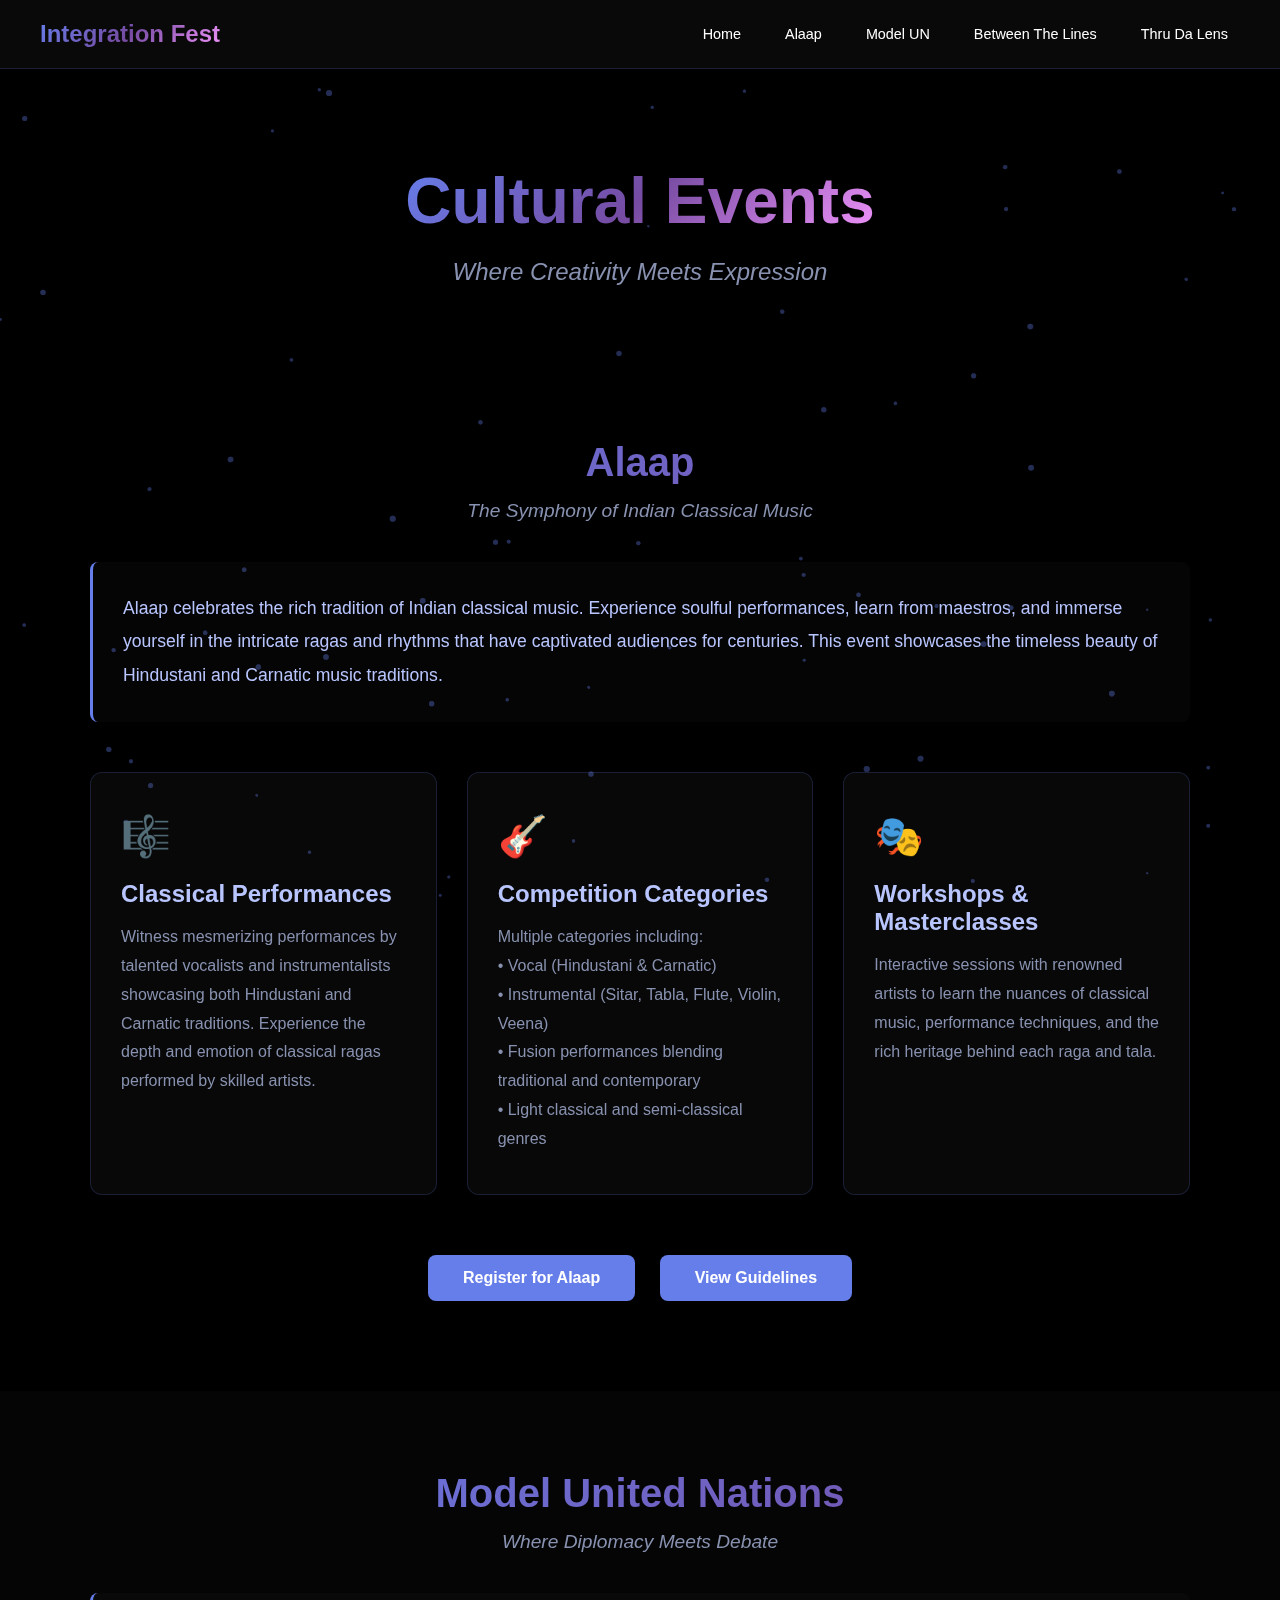
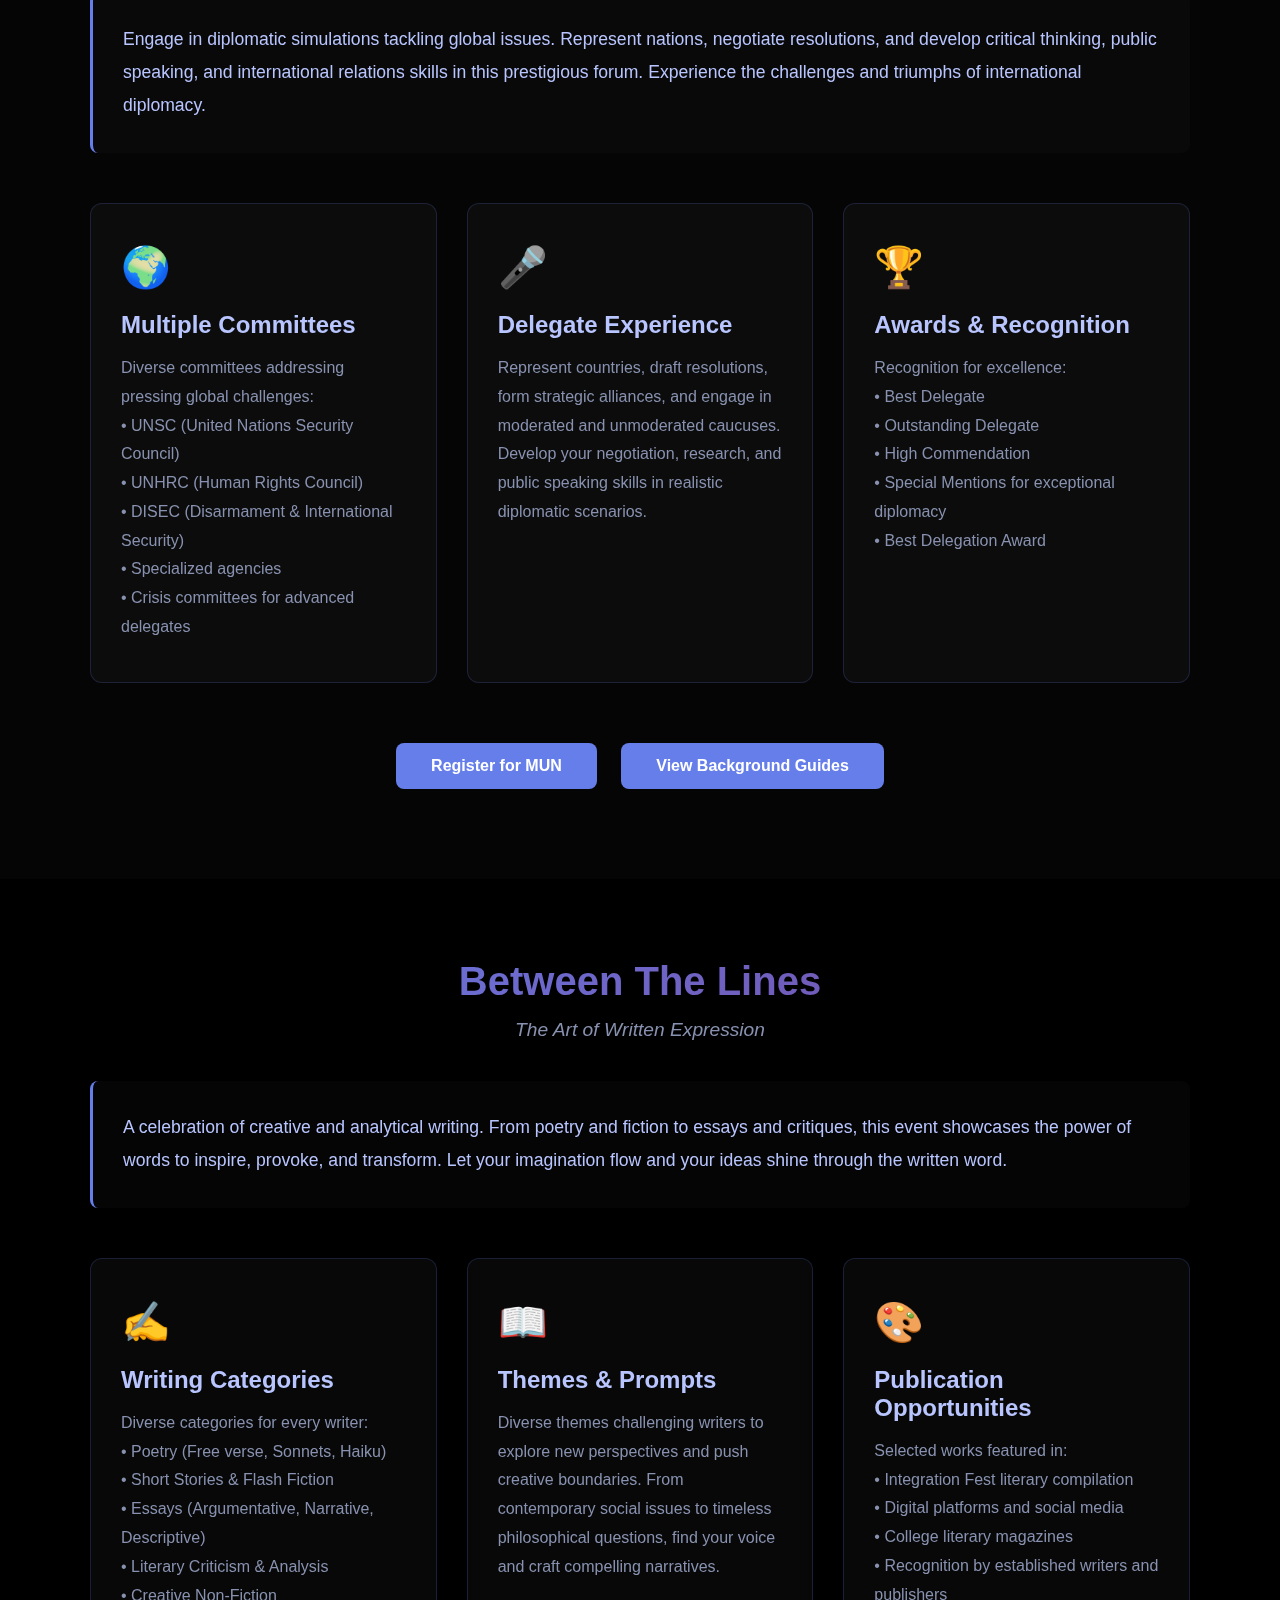
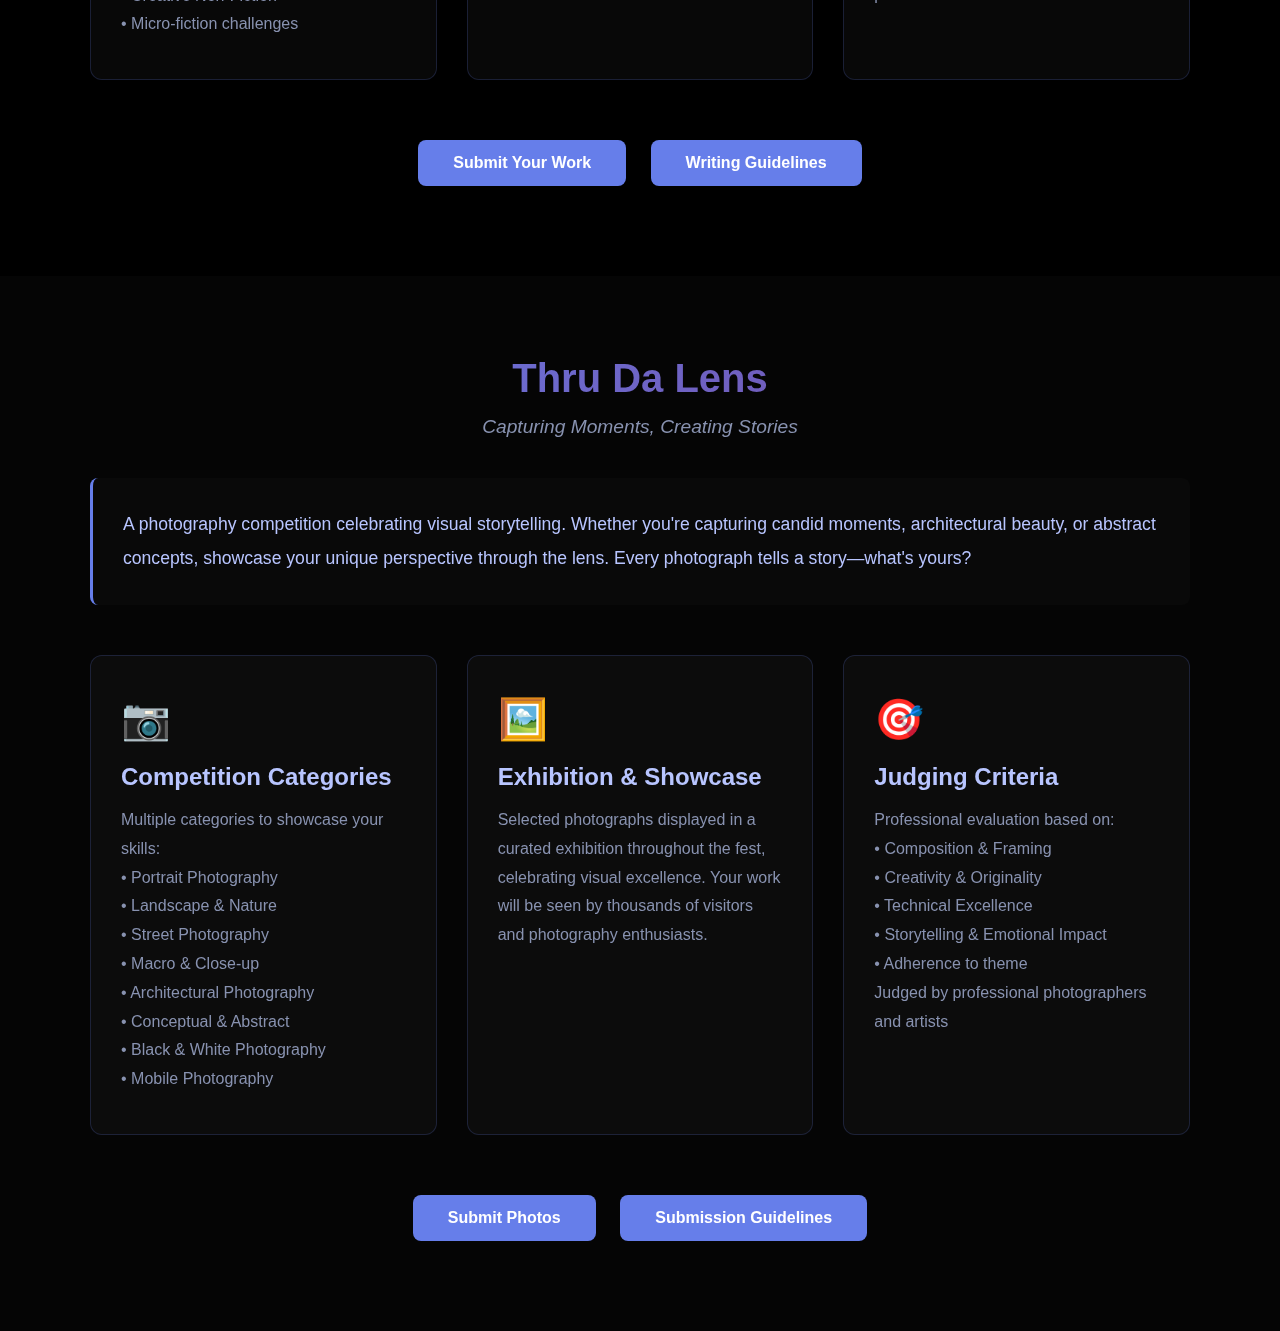
<file: cultural-index.html>
<!DOCTYPE html>
<html lang="en">
<head>
    <meta charset="UTF-8">
    <meta name="viewport" content="width=device-width, initial-scale=1.0">
    <title>Cultural Events - Integration Fest 2026</title>
    <style>
        * { margin: 0; padding: 0; box-sizing: border-box; }
        body { font-family: 'Segoe UI', Tahoma, Geneva, Verdana, sans-serif; background: #000; color: #fff; overflow-x: hidden; }
        
        #canvas3d { position: fixed; top: 0; left: 0; width: 100%; height: 100%; z-index: 1; opacity: 0.4; }
        
        .navbar { position: fixed; top: 0; width: 100%; background: rgba(10, 10, 10, 0.95); backdrop-filter: blur(20px); z-index: 1000; padding: 20px 40px; border-bottom: 1px solid rgba(102, 126, 234, 0.2); }
        .nav-container { max-width: 1400px; margin: 0 auto; display: flex; justify-content: space-between; align-items: center; }
        .nav-logo { font-size: 1.5rem; font-weight: 700; background: linear-gradient(135deg, #667eea, #764ba2, #f093fb); -webkit-background-clip: text; -webkit-text-fill-color: transparent; cursor: pointer; }
        .nav-menu { list-style: none; display: flex; gap: 20px; align-items: center; }
        .nav-link { text-decoration: none; color: #fff; font-weight: 500; padding: 8px 12px; transition: all 0.3s ease; border-radius: 6px; font-size: 0.9rem; }
        .nav-link:hover { color: #667eea; background: rgba(102, 126, 234, 0.1); }
        
        .hero-small { position: relative; min-height: 40vh; display: flex; flex-direction: column; justify-content: center; align-items: center; text-align: center; padding: 150px 20px 60px; z-index: 10; }
        .page-title { font-size: 4rem; font-weight: 900; background: linear-gradient(135deg, #667eea, #764ba2, #f093fb); -webkit-background-clip: text; -webkit-text-fill-color: transparent; margin-bottom: 20px; }
        .page-subtitle { font-size: 1.5rem; color: #8892b0; font-style: italic; }
        
        .page-section { position: relative; padding: 80px 20px; z-index: 10; }
        .section-content { max-width: 1100px; margin: 0 auto; }
        .section-title { font-size: 2.5rem; font-weight: 800; background: linear-gradient(135deg, #667eea, #764ba2); -webkit-background-clip: text; -webkit-text-fill-color: transparent; margin-bottom: 15px; text-align: center; }
        .section-subtitle { font-size: 1.2rem; color: #8892b0; margin-bottom: 40px; font-style: italic; text-align: center; }
        .section-text { font-size: 1.1rem; line-height: 1.9; color: #b8c5ff; padding: 30px; background: rgba(255, 255, 255, 0.02); border-left: 3px solid #667eea; border-radius: 8px; margin-bottom: 40px; }
        
        .features-grid { display: grid; grid-template-columns: repeat(auto-fit, minmax(320px, 1fr)); gap: 30px; margin-top: 50px; }
        .feature-card { background: rgba(255, 255, 255, 0.03); border: 1px solid rgba(102, 126, 234, 0.2); border-radius: 12px; padding: 40px 30px; transition: all 0.4s ease; }
        .feature-card:hover { transform: translateY(-10px); background: rgba(255, 255, 255, 0.05); border-color: rgba(102, 126, 234, 0.4); box-shadow: 0 15px 50px rgba(102, 126, 234, 0.3); }
        .feature-icon { font-size: 2.5rem; margin-bottom: 20px; }
        .feature-title { font-size: 1.5rem; color: #b8c5ff; margin-bottom: 15px; font-weight: 600; }
        .feature-desc { color: #8892b0; line-height: 1.8; font-size: 1rem; }
        
        .btn { padding: 14px 35px; font-size: 1rem; border-radius: 8px; cursor: pointer; font-weight: 600; transition: all 0.3s ease; text-decoration: none; border: none; background: #667eea; color: white; display: inline-block; margin: 10px; }
        .btn:hover { background: #5568d3; transform: translateY(-2px); box-shadow: 0 10px 30px rgba(102, 126, 234, 0.4); }
        
        @media (max-width: 768px) {
            .page-title { font-size: 2.5rem; }
            .features-grid { grid-template-columns: 1fr; }
        }
    </style>
</head>
<body>
    <canvas id="canvas3d"></canvas>

    <nav class="navbar">
        <div class="nav-container">
            <div class="nav-logo">Integration Fest</div>
            <ul class="nav-menu">
                <li><a href="#home" class="nav-link">Home</a></li>
                <li><a href="#alaap" class="nav-link">Alaap</a></li>
                <li><a href="#mun" class="nav-link">Model UN</a></li>
                <li><a href="#btl" class="nav-link">Between The Lines</a></li>
                <li><a href="#tdl" class="nav-link">Thru Da Lens</a></li>
            </ul>
        </div>
    </nav>

    <section class="hero-small">
        <h1 class="page-title">Cultural Events</h1>
        <p class="page-subtitle">Where Creativity Meets Expression</p>
    </section>

    <section id="alaap" class="page-section">
        <div class="section-content">
            <h2 class="section-title">Alaap</h2>
            <p class="section-subtitle">The Symphony of Indian Classical Music</p>
            <p class="section-text">
                Alaap celebrates the rich tradition of Indian classical music. Experience soulful performances, learn from maestros, and immerse yourself in the intricate ragas and rhythms that have captivated audiences for centuries. This event showcases the timeless beauty of Hindustani and Carnatic music traditions.
            </p>
            
            <div class="features-grid">
                <div class="feature-card">
                    <div class="feature-icon">🎼</div>
                    <h3 class="feature-title">Classical Performances</h3>
                    <p class="feature-desc">
                        Witness mesmerizing performances by talented vocalists and instrumentalists showcasing both Hindustani and Carnatic traditions. Experience the depth and emotion of classical ragas performed by skilled artists.
                    </p>
                </div>
                
                <div class="feature-card">
                    <div class="feature-icon">🎸</div>
                    <h3 class="feature-title">Competition Categories</h3>
                    <p class="feature-desc">
                        Multiple categories including:<br>
                        • Vocal (Hindustani & Carnatic)<br>
                        • Instrumental (Sitar, Tabla, Flute, Violin, Veena)<br>
                        • Fusion performances blending traditional and contemporary<br>
                        • Light classical and semi-classical genres
                    </p>
                </div>
                
                <div class="feature-card">
                    <div class="feature-icon">🎭</div>
                    <h3 class="feature-title">Workshops & Masterclasses</h3>
                    <p class="feature-desc">
                        Interactive sessions with renowned artists to learn the nuances of classical music, performance techniques, and the rich heritage behind each raga and tala.
                    </p>
                </div>
            </div>
            
            <div style="text-align: center; margin-top: 50px;">
                <a href="#" class="btn">Register for Alaap</a>
                <a href="#" class="btn">View Guidelines</a>
            </div>
        </div>
    </section>

    <section id="mun" class="page-section" style="background: rgba(10, 10, 10, 0.5);">
        <div class="section-content">
            <h2 class="section-title">Model United Nations</h2>
            <p class="section-subtitle">Where Diplomacy Meets Debate</p>
            <p class="section-text">
                Engage in diplomatic simulations tackling global issues. Represent nations, negotiate resolutions, and develop critical thinking, public speaking, and international relations skills in this prestigious forum. Experience the challenges and triumphs of international diplomacy.
            </p>
            
            <div class="features-grid">
                <div class="feature-card">
                    <div class="feature-icon">🌍</div>
                    <h3 class="feature-title">Multiple Committees</h3>
                    <p class="feature-desc">
                        Diverse committees addressing pressing global challenges:<br>
                        • UNSC (United Nations Security Council)<br>
                        • UNHRC (Human Rights Council)<br>
                        • DISEC (Disarmament & International Security)<br>
                        • Specialized agencies<br>
                        • Crisis committees for advanced delegates
                    </p>
                </div>
                
                <div class="feature-card">
                    <div class="feature-icon">🎤</div>
                    <h3 class="feature-title">Delegate Experience</h3>
                    <p class="feature-desc">
                        Represent countries, draft resolutions, form strategic alliances, and engage in moderated and unmoderated caucuses. Develop your negotiation, research, and public speaking skills in realistic diplomatic scenarios.
                    </p>
                </div>
                
                <div class="feature-card">
                    <div class="feature-icon">🏆</div>
                    <h3 class="feature-title">Awards & Recognition</h3>
                    <p class="feature-desc">
                        Recognition for excellence:<br>
                        • Best Delegate<br>
                        • Outstanding Delegate<br>
                        • High Commendation<br>
                        • Special Mentions for exceptional diplomacy<br>
                        • Best Delegation Award
                    </p>
                </div>
            </div>
            
            <div style="text-align: center; margin-top: 50px;">
                <a href="#" class="btn">Register for MUN</a>
                <a href="#" class="btn">View Background Guides</a>
            </div>
        </div>
    </section>

    <section id="btl" class="page-section">
        <div class="section-content">
            <h2 class="section-title">Between The Lines</h2>
            <p class="section-subtitle">The Art of Written Expression</p>
            <p class="section-text">
                A celebration of creative and analytical writing. From poetry and fiction to essays and critiques, this event showcases the power of words to inspire, provoke, and transform. Let your imagination flow and your ideas shine through the written word.
            </p>
            
            <div class="features-grid">
                <div class="feature-card">
                    <div class="feature-icon">✍️</div>
                    <h3 class="feature-title">Writing Categories</h3>
                    <p class="feature-desc">
                        Diverse categories for every writer:<br>
                        • Poetry (Free verse, Sonnets, Haiku)<br>
                        • Short Stories & Flash Fiction<br>
                        • Essays (Argumentative, Narrative, Descriptive)<br>
                        • Literary Criticism & Analysis<br>
                        • Creative Non-Fiction<br>
                        • Micro-fiction challenges
                    </p>
                </div>
                
                <div class="feature-card">
                    <div class="feature-icon">📖</div>
                    <h3 class="feature-title">Themes & Prompts</h3>
                    <p class="feature-desc">
                        Diverse themes challenging writers to explore new perspectives and push creative boundaries. From contemporary social issues to timeless philosophical questions, find your voice and craft compelling narratives.
                    </p>
                </div>
                
                <div class="feature-card">
                    <div class="feature-icon">🎨</div>
                    <h3 class="feature-title">Publication Opportunities</h3>
                    <p class="feature-desc">
                        Selected works featured in:<br>
                        • Integration Fest literary compilation<br>
                        • Digital platforms and social media<br>
                        • College literary magazines<br>
                        • Recognition by established writers and publishers
                    </p>
                </div>
            </div>
            
            <div style="text-align: center; margin-top: 50px;">
                <a href="#" class="btn">Submit Your Work</a>
                <a href="#" class="btn">Writing Guidelines</a>
            </div>
        </div>
    </section>

    <section id="tdl" class="page-section" style="background: rgba(10, 10, 10, 0.5);">
        <div class="section-content">
            <h2 class="section-title">Thru Da Lens</h2>
            <p class="section-subtitle">Capturing Moments, Creating Stories</p>
            <p class="section-text">
                A photography competition celebrating visual storytelling. Whether you're capturing candid moments, architectural beauty, or abstract concepts, showcase your unique perspective through the lens. Every photograph tells a story—what's yours?
            </p>
            
            <div class="features-grid">
                <div class="feature-card">
                    <div class="feature-icon">📷</div>
                    <h3 class="feature-title">Competition Categories</h3>
                    <p class="feature-desc">
                        Multiple categories to showcase your skills:<br>
                        • Portrait Photography<br>
                        • Landscape & Nature<br>
                        • Street Photography<br>
                        • Macro & Close-up<br>
                        • Architectural Photography<br>
                        • Conceptual & Abstract<br>
                        • Black & White Photography<br>
                        • Mobile Photography
                    </p>
                </div>
                
                <div class="feature-card">
                    <div class="feature-icon">🖼️</div>
                    <h3 class="feature-title">Exhibition & Showcase</h3>
                    <p class="feature-desc">
                        Selected photographs displayed in a curated exhibition throughout the fest, celebrating visual excellence. Your work will be seen by thousands of visitors and photography enthusiasts.
                    </p>
                </div>
                
                <div class="feature-card">
                    <div class="feature-icon">🎯</div>
                    <h3 class="feature-title">Judging Criteria</h3>
                    <p class="feature-desc">
                        Professional evaluation based on:<br>
                        • Composition & Framing<br>
                        • Creativity & Originality<br>
                        • Technical Excellence<br>
                        • Storytelling & Emotional Impact<br>
                        • Adherence to theme<br>
                        Judged by professional photographers and artists
                    </p>
                </div>
            </div>
            
            <div style="text-align: center; margin-top: 50px;">
                <a href="#" class="btn">Submit Photos</a>
                <a href="#" class="btn">Submission Guidelines</a>
            </div>
        </div>
    </section>

    <script>
        const canvas = document.getElementById('canvas3d');
        const ctx = canvas.getContext('2d');
        canvas.width = window.innerWidth;
        canvas.height = window.innerHeight;

        class Particle {
            constructor() {
                this.x = Math.random() * canvas.width;
                this.y = Math.random() * canvas.height;
                this.vx = (Math.random() - 0.5) * 0.5;
                this.vy = (Math.random() - 0.5) * 0.5;
                this.size = Math.random() * 2 + 1;
            }
            update() {
                this.x += this.vx;
                this.y += this.vy;
                if (this.x < 0 || this.x > canvas.width) this.vx *= -1;
                if (this.y < 0 || this.y > canvas.height) this.vy *= -1;
            }
            draw() {
                ctx.fillStyle = 'rgba(102, 126, 234, 0.5)';
                ctx.beginPath();
                ctx.arc(this.x, this.y, this.size, 0, Math.PI * 2);
                ctx.fill();
            }
        }

        const particles = Array.from({ length: 80 }, () => new Particle());

        function animate() {
            ctx.fillStyle = 'rgba(0, 0, 0, 0.05)';
            ctx.fillRect(0, 0, canvas.width, canvas.height);
            particles.forEach(p => { p.update(); p.draw(); });
            requestAnimationFrame(animate);
        }
        animate();

        document.querySelectorAll('a[href^="#"]').forEach(anchor => {
            anchor.addEventListener('click', function (e) {
                e.preventDefault();
                const target = document.querySelector(this.getAttribute('href'));
                if (target) target.scrollIntoView({ behavior: 'smooth' });
            });
        });

        window.addEventListener('resize', () => {
            canvas.width = window.innerWidth;
            canvas.height = window.innerHeight;
        });
    </script>
</body>
</html>
</file>
